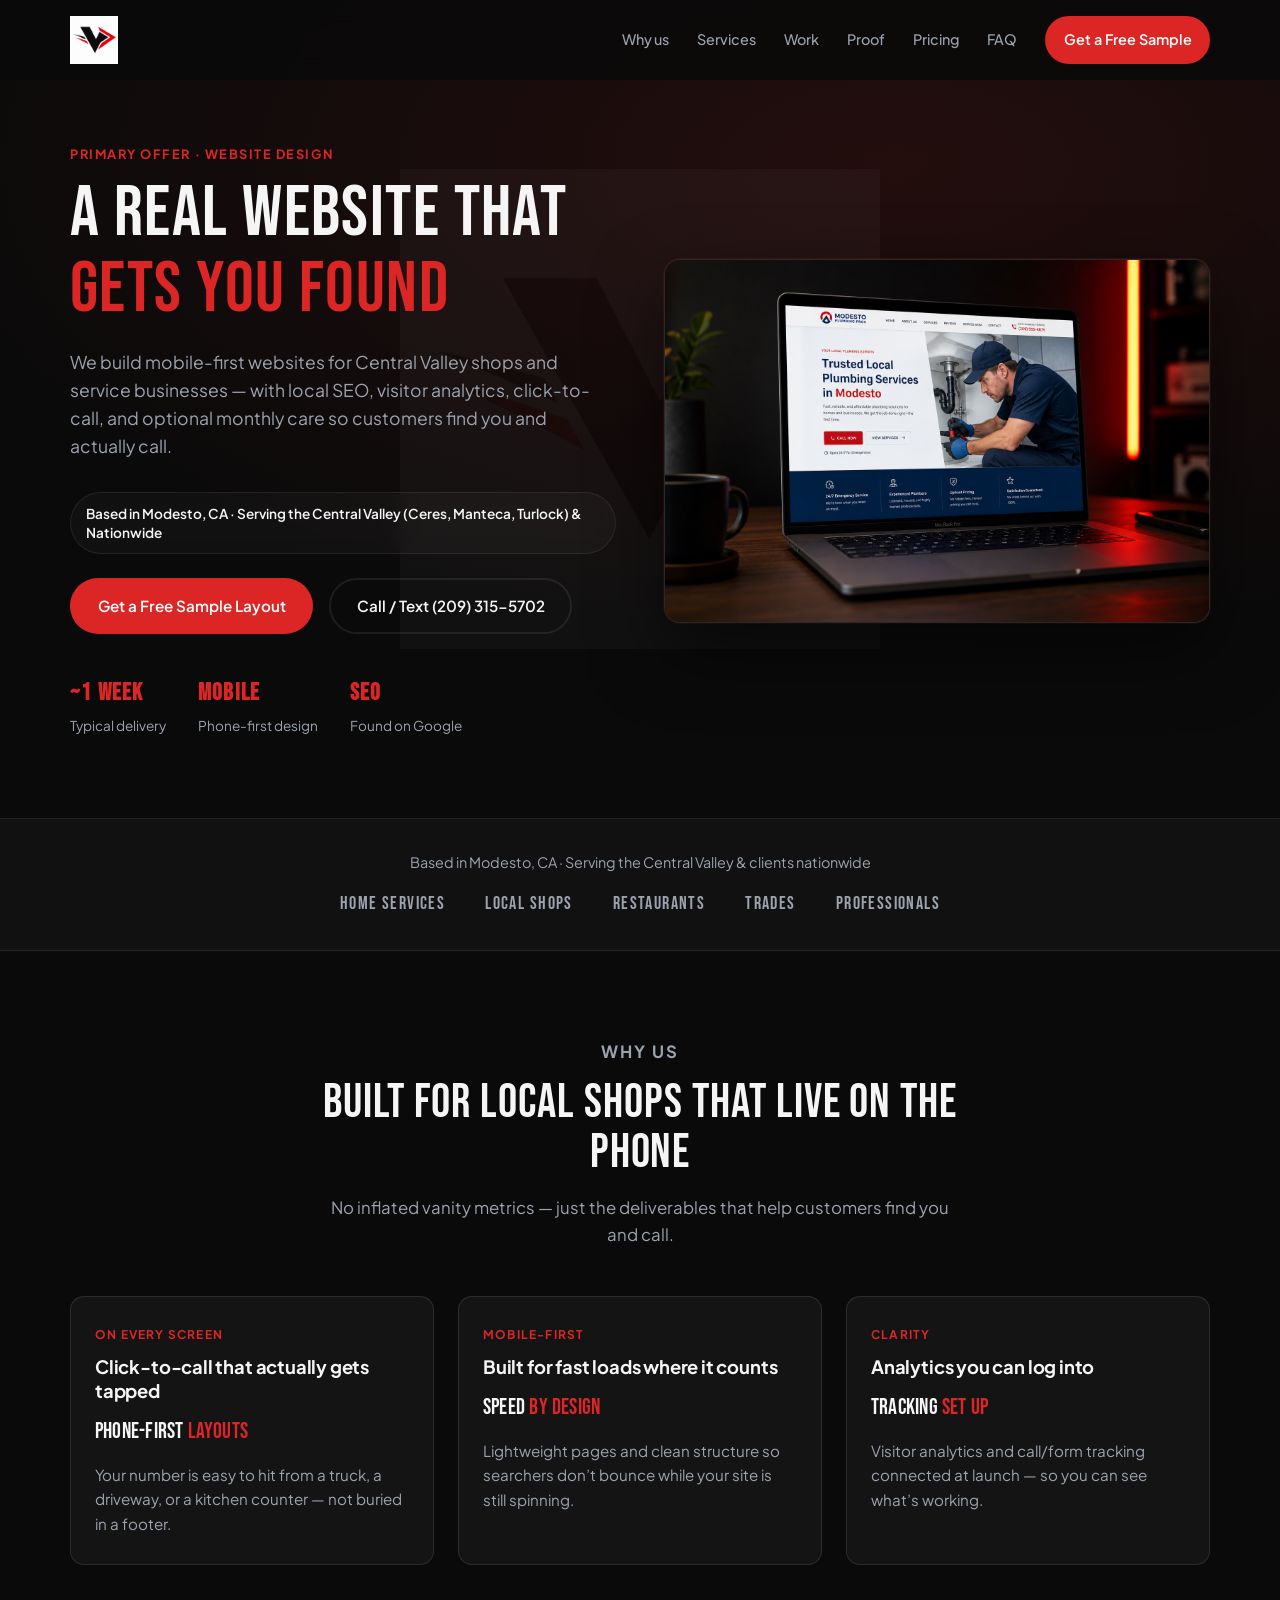
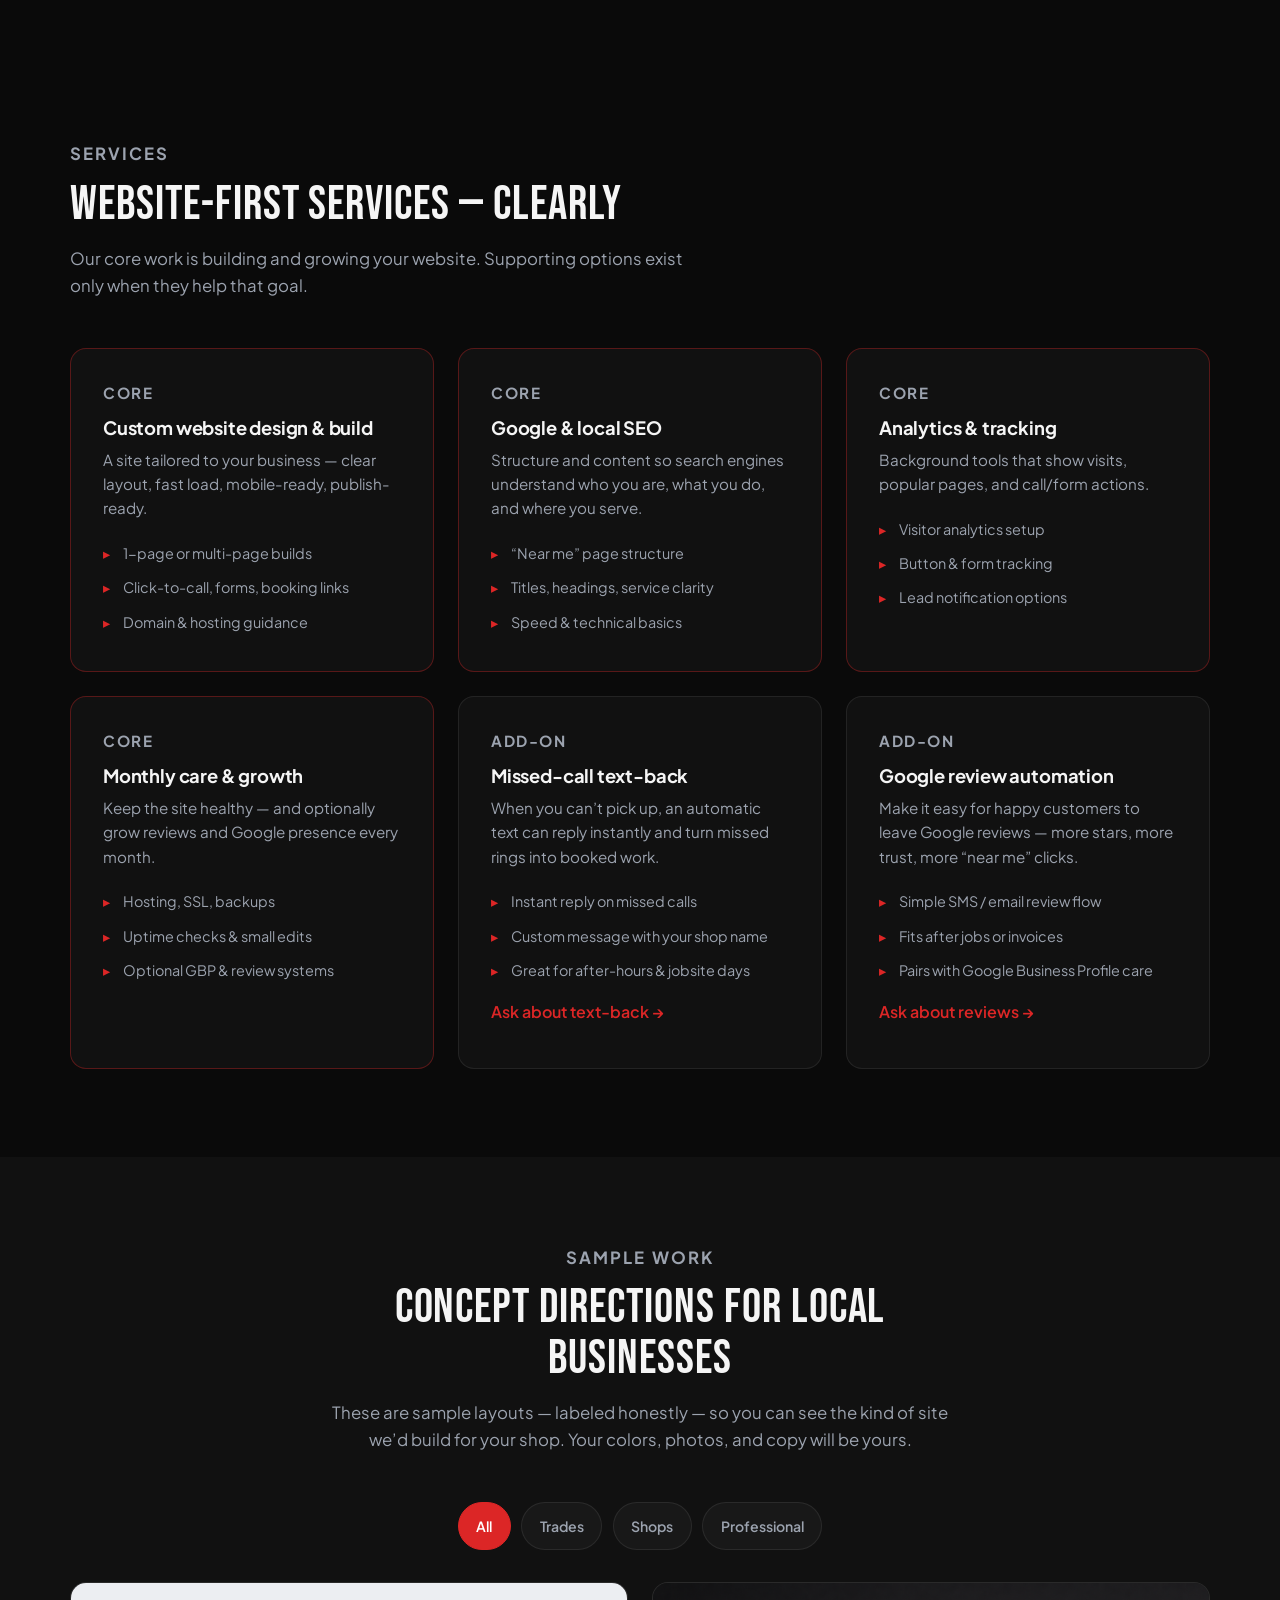
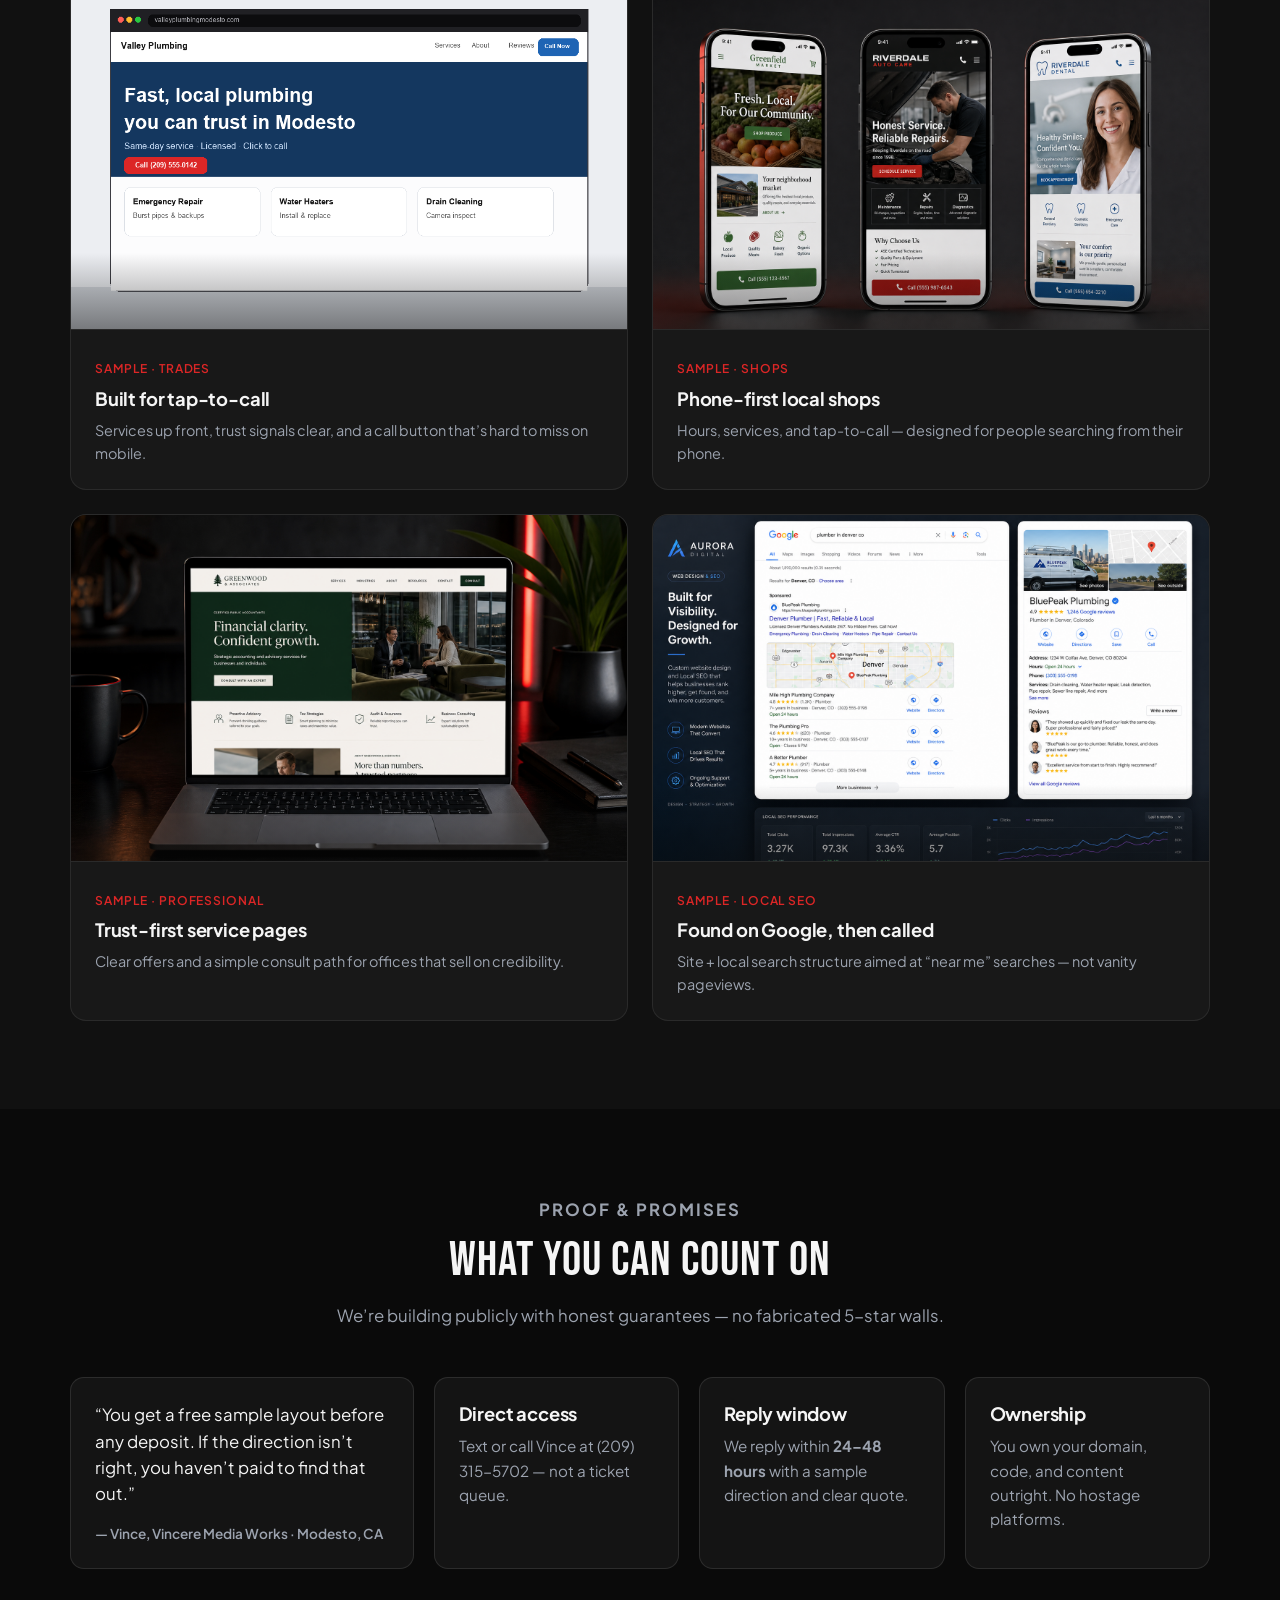
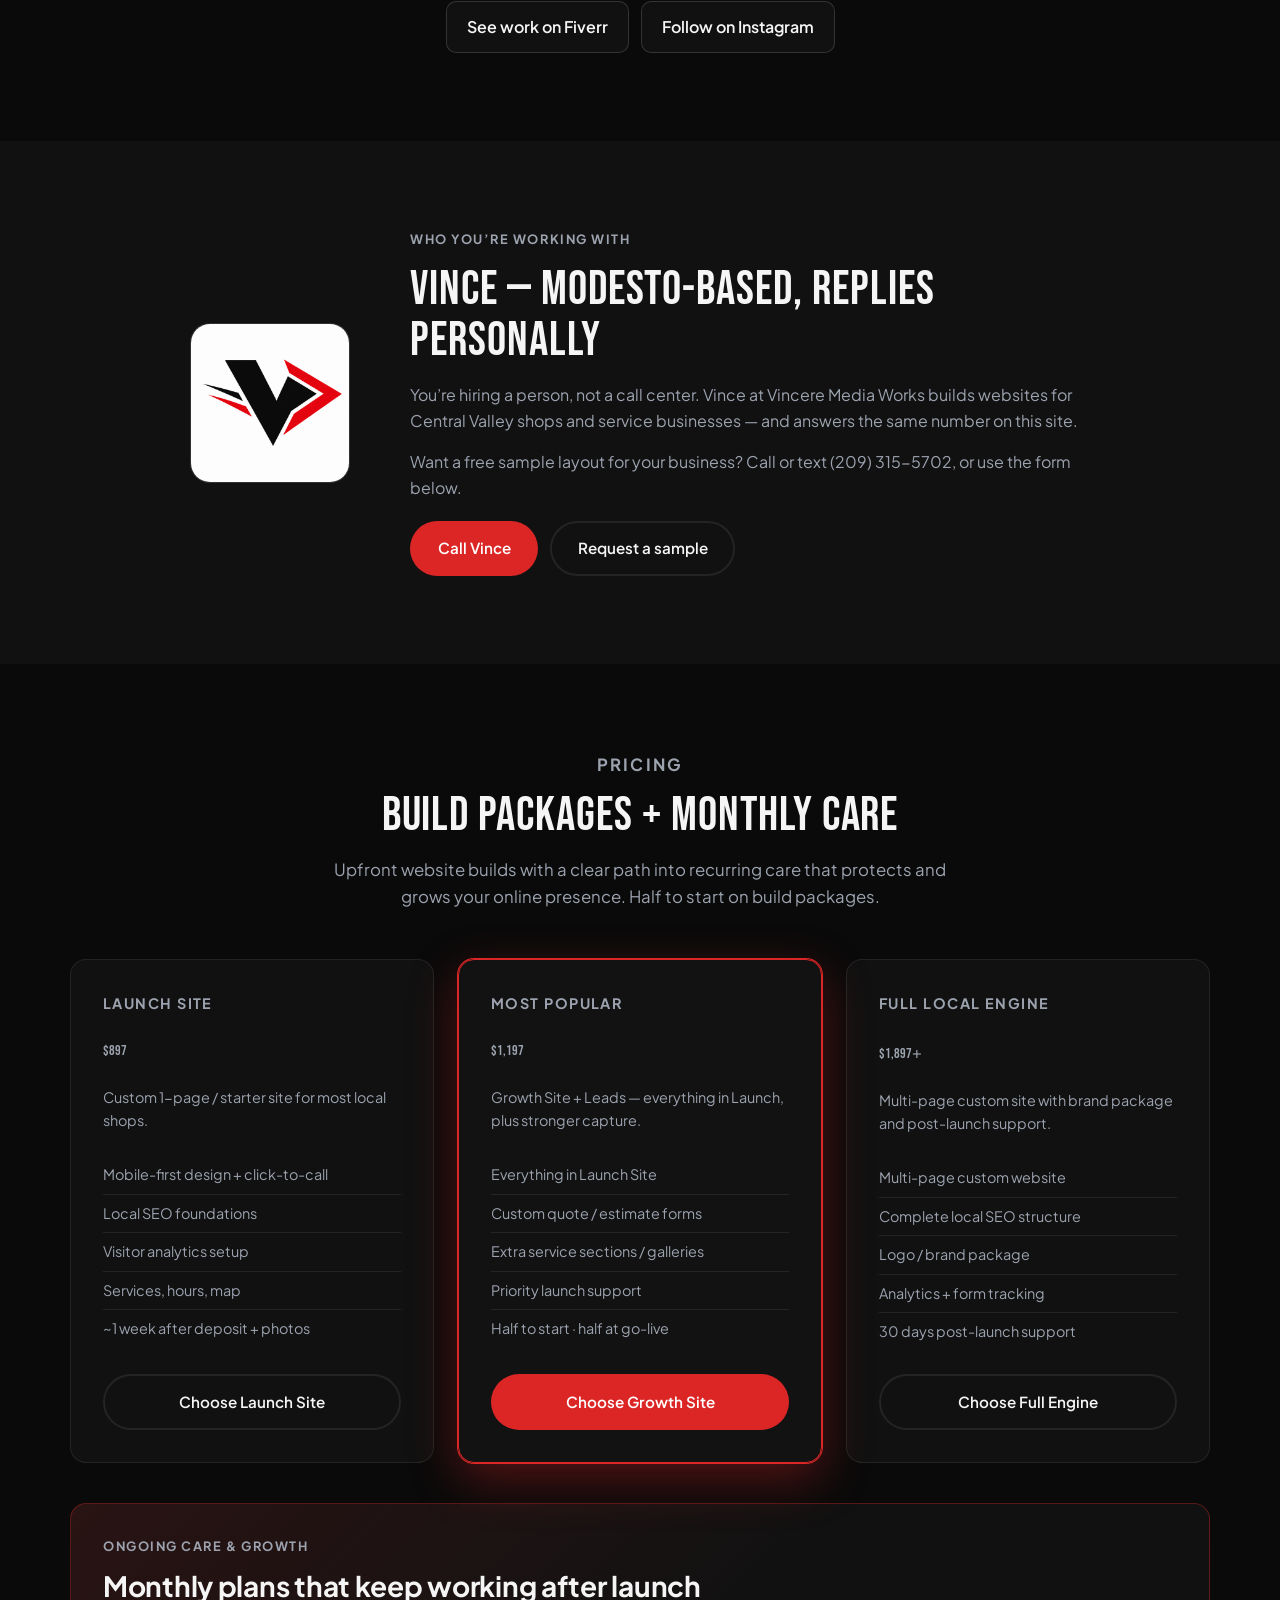
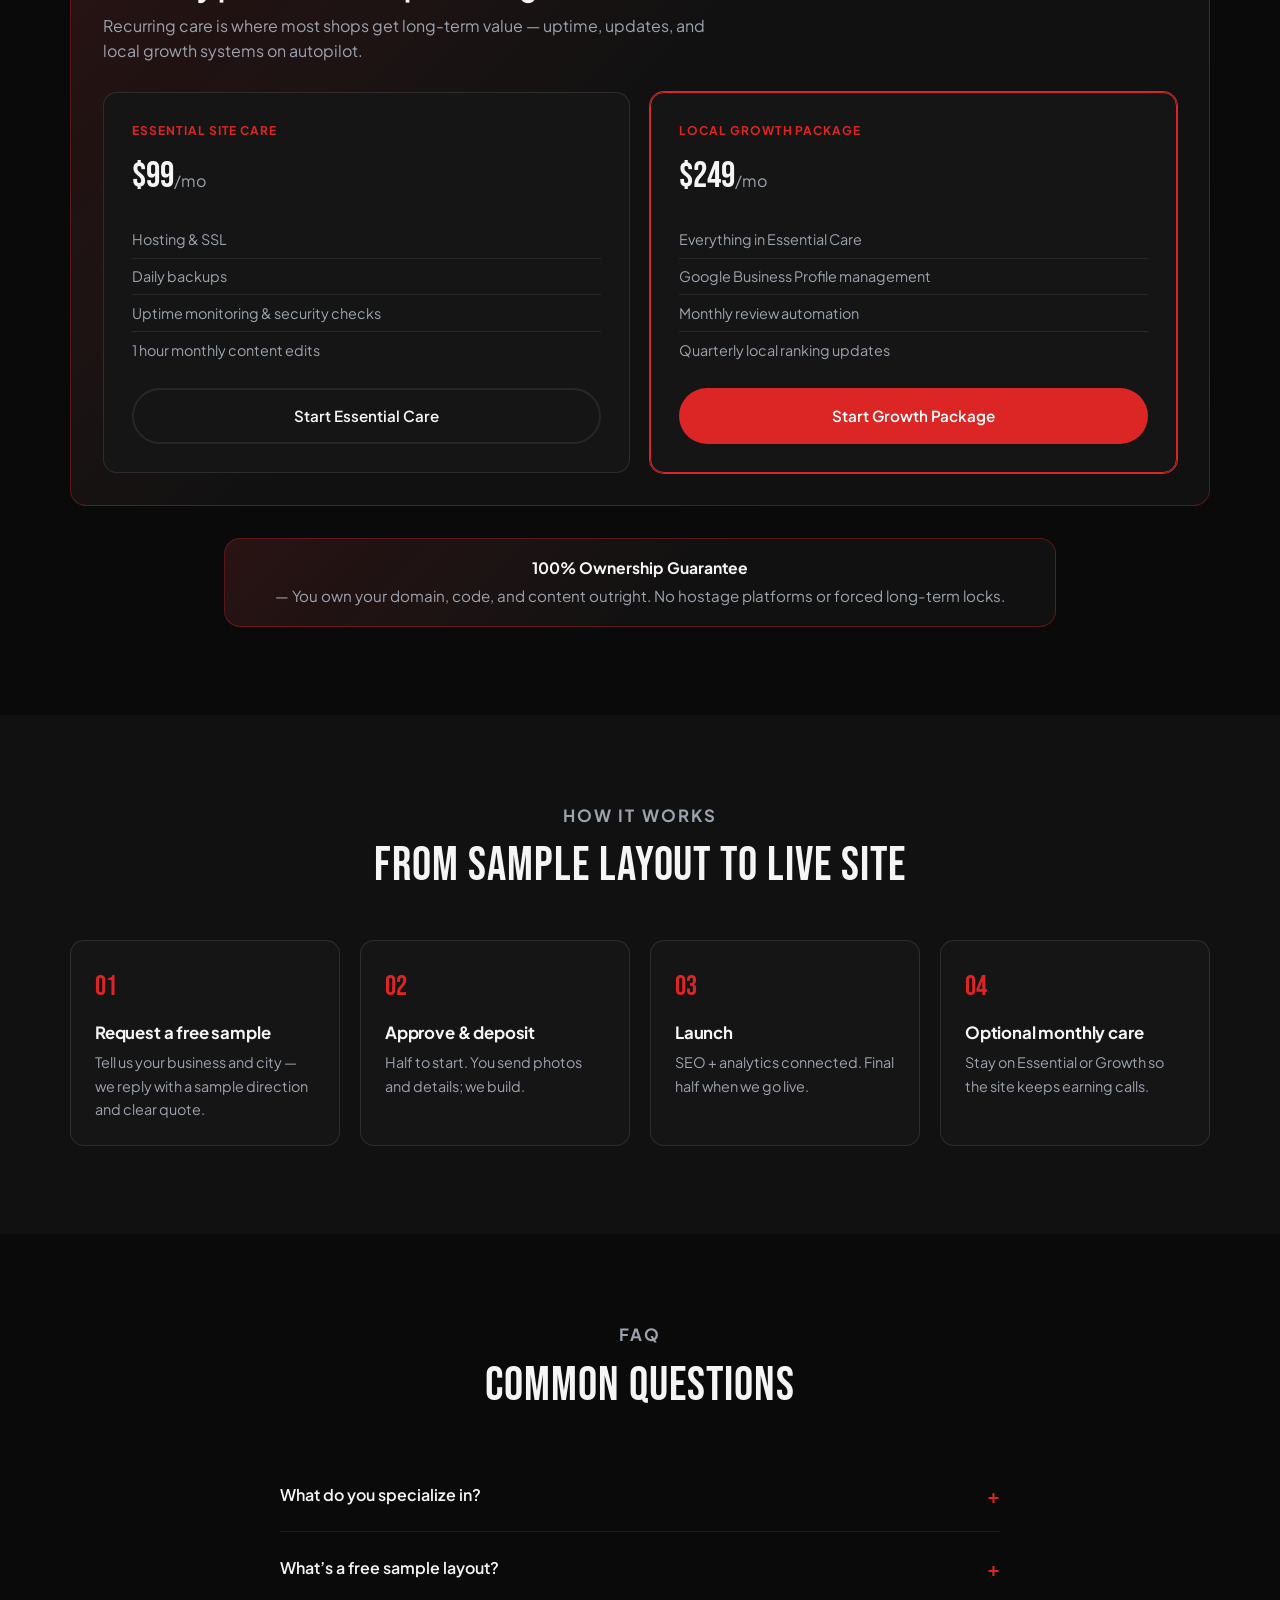
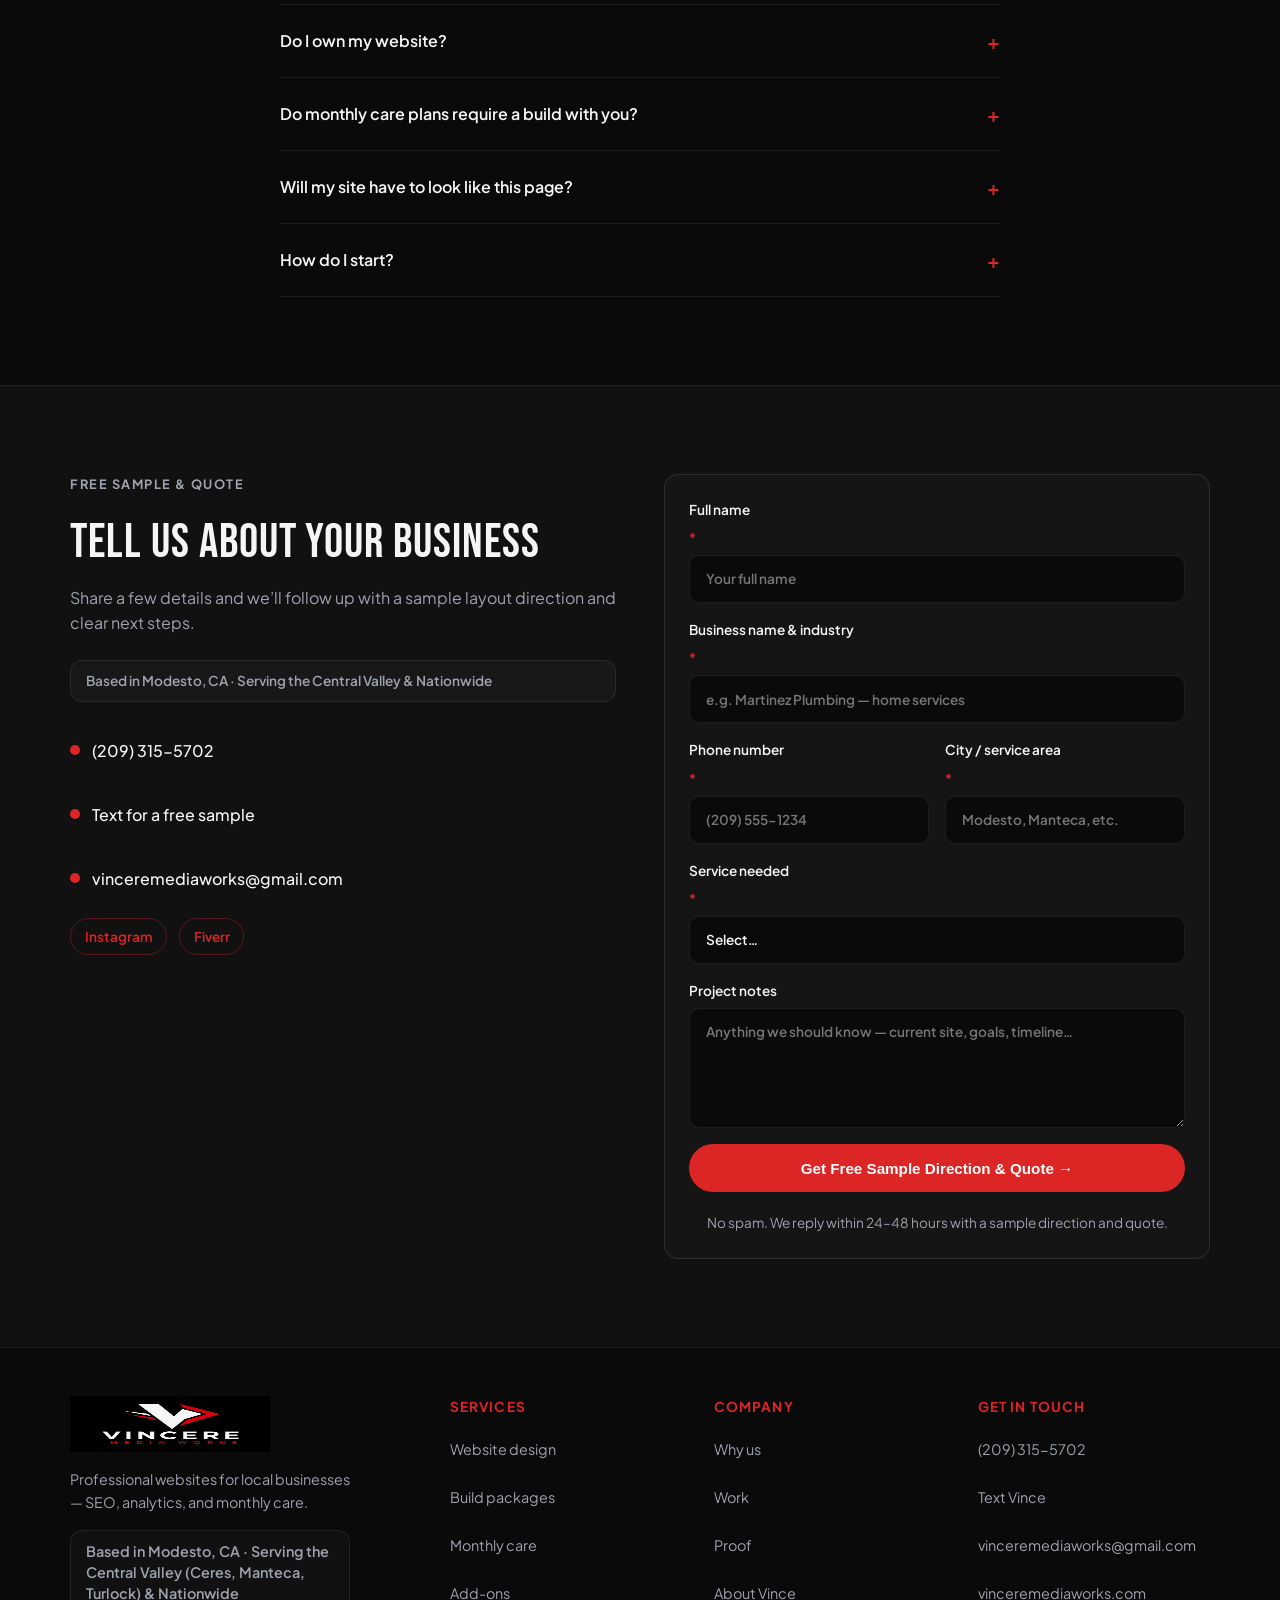
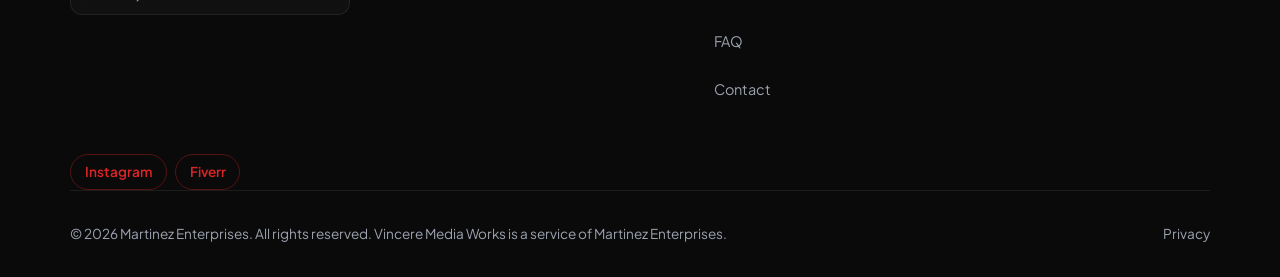
<file: index.html>
<!DOCTYPE html>
<html lang="en">
<head>
  <!-- build: agency-grade-20260723a -->
  <meta charset="UTF-8">
  <meta name="viewport" content="width=device-width, initial-scale=1.0">
  <meta name="description" content="Vincere Media Works builds professional websites for local businesses — mobile-first design, SEO, visitor analytics, click-to-call, and monthly site care. Launch from $897. Call (209) 315-5702.">
  <meta name="theme-color" content="#0a0a0a">
  <meta name="author" content="Vincere Media Works">
  <meta name="geo.region" content="US-CA">
  <meta name="geo.placename" content="Modesto, California">
  <link rel="icon" href="images/icon.png" type="image/png">
  <link rel="apple-touch-icon" href="images/icon.png">
  <link rel="canonical" href="https://vinceremediaworks.com/">
  <meta property="og:type" content="website">
  <meta property="og:site_name" content="Vincere Media Works">
  <meta property="og:title" content="Vincere Media Works — Websites That Get You Found">
  <meta property="og:description" content="Custom websites for local shops. SEO, analytics, missed-call text-back, and monthly care. Launch packages from $897. Based in Modesto, CA.">
  <meta property="og:url" content="https://vinceremediaworks.com/">
  <meta property="og:image" content="https://vinceremediaworks.com/images/og-image.png">
  <meta property="og:image:width" content="1200">
  <meta property="og:image:height" content="630">
  <meta name="twitter:card" content="summary_large_image">
  <meta name="twitter:title" content="Vincere Media Works — Website Design">
  <meta name="twitter:description" content="Websites that get local businesses found and called. SEO, analytics, and monthly care.">
  <meta name="twitter:image" content="https://vinceremediaworks.com/images/og-image.png">
  <title>Vincere Media Works — Website Design, SEO &amp; Local Growth</title>
  <link rel="preconnect" href="https://fonts.googleapis.com">
  <link rel="preconnect" href="https://fonts.gstatic.com" crossorigin>
  <link href="https://fonts.googleapis.com/css2?family=Bebas+Neue&family=Plus+Jakarta+Sans:wght@400;500;600;700&display=swap" rel="stylesheet">
  <link rel="stylesheet" href="css/style.css?v=20260723a">
  <script type="application/ld+json">
  {
    "@context": "https://schema.org",
    "@type": "LocalBusiness",
    "name": "Vincere Media Works",
    "url": "https://vinceremediaworks.com/",
    "logo": "https://vinceremediaworks.com/images/logo-light.png",
    "image": "https://vinceremediaworks.com/images/og-image.png",
    "description": "Professional website design for local businesses — custom sites, local SEO, visitor analytics, missed-call text-back, review automation, and monthly website care.",
    "email": "vinceremediaworks@gmail.com",
    "telephone": "+1-209-315-5702",
    "address": {
      "@type": "PostalAddress",
      "addressLocality": "Modesto",
      "addressRegion": "CA",
      "addressCountry": "US"
    },
    "areaServed": [
      {"@type": "City", "name": "Modesto"},
      {"@type": "City", "name": "Manteca"},
      {"@type": "City", "name": "Ceres"},
      {"@type": "City", "name": "Turlock"},
      {"@type": "AdministrativeArea", "name": "Central Valley, California"},
      "US"
    ],
    "priceRange": "$99–$2500",
    "slogan": "Websites that get you found.",
    "sameAs": [
      "https://www.fiverr.com/vinceremedia_",
      "https://instagram.com/vinceremediaworks"
    ],
    "hasOfferCatalog": {
      "@type": "OfferCatalog",
      "name": "Website services",
      "itemListElement": [
        {"@type": "Offer", "price": "897", "priceCurrency": "USD", "itemOffered": {"@type": "Service", "name": "Launch Site"}},
        {"@type": "Offer", "price": "1197", "priceCurrency": "USD", "itemOffered": {"@type": "Service", "name": "Growth Site + Leads"}},
        {"@type": "Offer", "price": "1897", "priceCurrency": "USD", "itemOffered": {"@type": "Service", "name": "Full Local Engine"}},
        {"@type": "Offer", "price": "99", "priceCurrency": "USD", "itemOffered": {"@type": "Service", "name": "Essential Site Care (monthly)"}},
        {"@type": "Offer", "price": "249", "priceCurrency": "USD", "itemOffered": {"@type": "Service", "name": "Local Growth Package (monthly)"}}
      ]
    }
  }
  </script>
</head>
<body>
  <a class="skip-link" href="#main">Skip to content</a>

  <header class="site-header" id="top">
    <nav class="nav container" aria-label="Primary">
      <a href="#top" class="logo" aria-label="Vincere Media Works home">
        <img src="images/icon.png" alt="Vincere Media Works" width="48" height="48">
      </a>
      <button type="button" class="nav-toggle" aria-label="Open menu" aria-expanded="false">
        <span></span><span></span>
      </button>
      <ul class="nav-links">
        <li><a href="#why-us">Why us</a></li>
        <li><a href="#services">Services</a></li>
        <li><a href="#work">Work</a></li>
        <li><a href="#proof">Proof</a></li>
        <li><a href="#pricing">Pricing</a></li>
        <li><a href="#faq">FAQ</a></li>
        <li id="nav-book" hidden><a href="#book">Book a call</a></li>
        <li><a href="#contact" class="nav-cta">Get a Free Sample</a></li>
      </ul>
    </nav>
  </header>

  <main id="main">
    <section class="hero" aria-labelledby="hero-heading">
      <div class="container hero-grid">
        <div class="hero-content">
          <p class="eyebrow">Primary offer · Website design</p>
          <h1 id="hero-heading">A real website that <span class="text-accent">gets you found</span></h1>
          <p class="hero-lead">We build mobile-first websites for Central Valley shops and service businesses — with local SEO, visitor analytics, click-to-call, and optional monthly care so customers find you and actually call.</p>
          <p class="local-badge">Based in Modesto, CA · Serving the Central Valley (Ceres, Manteca, Turlock) &amp; Nationwide</p>
          <div class="hero-actions">
            <a href="#contact" class="btn btn-primary tap-target">Get a Free Sample Layout</a>
            <a href="tel:+12093155702" class="btn btn-ghost tap-target">Call / Text (209) 315-5702</a>
          </div>
          <div class="hero-stats">
            <div class="stat"><strong>~1 week</strong><span>Typical delivery</span></div>
            <div class="stat"><strong>Mobile</strong><span>Phone-first design</span></div>
            <div class="stat"><strong>SEO</strong><span>Found on Google</span></div>
          </div>
        </div>
        <div class="hero-visual">
          <div class="hero-photo">
            <img
              src="images/portfolio/hero-website-mock.png"
              alt="Professional website mockup on a laptop for a local plumbing business"
              width="768"
              height="512"
              loading="eager"
              decoding="async"
            >
          </div>
        </div>
      </div>
    </section>

    <section class="trust-bar" aria-label="Service areas">
      <div class="container">
        <p>Based in Modesto, CA · Serving the Central Valley &amp; clients nationwide</p>
        <div class="trust-logos">
          <span>Home services</span>
          <span>Local shops</span>
          <span>Restaurants</span>
          <span>Trades</span>
          <span>Professionals</span>
        </div>
      </div>
    </section>

    <section class="section" id="why-us" aria-labelledby="why-heading">
      <div class="container">
        <div class="section-header center">
          <p class="eyebrow">Why us</p>
          <h2 id="why-heading">Built for local shops that live on the phone</h2>
          <p>No inflated vanity metrics — just the deliverables that help customers find you and call.</p>
        </div>
        <div class="impact-grid">
          <article class="glass-card impact-card">
            <p class="impact-label">On every screen</p>
            <h3>Click-to-call that actually gets tapped</h3>
            <p class="impact-stat">Phone-first <span>layouts</span></p>
            <p>Your number is easy to hit from a truck, a driveway, or a kitchen counter — not buried in a footer.</p>
          </article>
          <article class="glass-card impact-card">
            <p class="impact-label">Mobile-first</p>
            <h3>Built for fast loads where it counts</h3>
            <p class="impact-stat">Speed <span>by design</span></p>
            <p>Lightweight pages and clean structure so searchers don’t bounce while your site is still spinning.</p>
          </article>
          <article class="glass-card impact-card">
            <p class="impact-label">Clarity</p>
            <h3>Analytics you can log into</h3>
            <p class="impact-stat">Tracking <span>set up</span></p>
            <p>Visitor analytics and call/form tracking connected at launch — so you can see what’s working.</p>
          </article>
        </div>
      </div>
    </section>

    <section class="section" id="services" aria-labelledby="services-heading">
      <div class="container">
        <div class="section-header">
          <p class="eyebrow">Services</p>
          <h2 id="services-heading">Website-first services — clearly</h2>
          <p>Our core work is building and growing your website. Supporting options exist only when they help that goal.</p>
        </div>
        <div class="services-grid services-grid-core">
          <article class="glass-card service-card featured-service">
            <p class="service-kicker">Core</p>
            <h3>Custom website design &amp; build</h3>
            <p>A site tailored to your business — clear layout, fast load, mobile-ready, publish-ready.</p>
            <ul>
              <li>1-page or multi-page builds</li>
              <li>Click-to-call, forms, booking links</li>
              <li>Domain &amp; hosting guidance</li>
            </ul>
          </article>
          <article class="glass-card service-card featured-service">
            <p class="service-kicker">Core</p>
            <h3>Google &amp; local SEO</h3>
            <p>Structure and content so search engines understand who you are, what you do, and where you serve.</p>
            <ul>
              <li>“Near me” page structure</li>
              <li>Titles, headings, service clarity</li>
              <li>Speed &amp; technical basics</li>
            </ul>
          </article>
          <article class="glass-card service-card featured-service">
            <p class="service-kicker">Core</p>
            <h3>Analytics &amp; tracking</h3>
            <p>Background tools that show visits, popular pages, and call/form actions.</p>
            <ul>
              <li>Visitor analytics setup</li>
              <li>Button &amp; form tracking</li>
              <li>Lead notification options</li>
            </ul>
          </article>
          <article class="glass-card service-card featured-service">
            <p class="service-kicker">Core</p>
            <h3>Monthly care &amp; growth</h3>
            <p>Keep the site healthy — and optionally grow reviews and Google presence every month.</p>
            <ul>
              <li>Hosting, SSL, backups</li>
              <li>Uptime checks &amp; small edits</li>
              <li>Optional GBP &amp; review systems</li>
            </ul>
          </article>

          <article class="glass-card service-card">
            <p class="service-kicker">Add-on</p>
            <h3>Missed-call text-back</h3>
            <p>When you can’t pick up, an automatic text can reply instantly and turn missed rings into booked work.</p>
            <ul>
              <li>Instant reply on missed calls</li>
              <li>Custom message with your shop name</li>
              <li>Great for after-hours &amp; jobsite days</li>
            </ul>
            <a href="#contact" class="service-cta tap-target" data-service="Missed-call text-back add-on">Ask about text-back →</a>
          </article>
          <article class="glass-card service-card">
            <p class="service-kicker">Add-on</p>
            <h3>Google review automation</h3>
            <p>Make it easy for happy customers to leave Google reviews — more stars, more trust, more “near me” clicks.</p>
            <ul>
              <li>Simple SMS / email review flow</li>
              <li>Fits after jobs or invoices</li>
              <li>Pairs with Google Business Profile care</li>
            </ul>
            <a href="#contact" class="service-cta tap-target" data-service="Google review automation add-on">Ask about reviews →</a>
          </article>

        </div>
      </div>
    </section>

    <section class="section section-alt" id="work" aria-labelledby="work-heading">
      <div class="container">
        <div class="section-header center">
          <p class="eyebrow">Sample work</p>
          <h2 id="work-heading">Concept directions for local businesses</h2>
          <p>These are sample layouts — labeled honestly — so you can see the kind of site we’d build for your shop. Your colors, photos, and copy will be yours.</p>
        </div>

        <div class="work-filters" role="group" aria-label="Filter sample concepts">
          <button type="button" class="filter-btn is-active tap-target" data-filter="all" aria-pressed="true">All</button>
          <button type="button" class="filter-btn tap-target" data-filter="trades" aria-pressed="false">Trades</button>
          <button type="button" class="filter-btn tap-target" data-filter="shops" aria-pressed="false">Shops</button>
          <button type="button" class="filter-btn tap-target" data-filter="professional" aria-pressed="false">Professional</button>
        </div>

        <div class="work-grid work-grid-curated" id="work-grid">
          <article class="glass-card work-card" data-category="trades">
            <div class="work-thumb">
              <img src="images/portfolio/example-trades-website.png" alt="Sample trade business website concept on a laptop" loading="lazy" width="1536" height="1024" decoding="async">
            </div>
            <div class="work-body">
              <span class="work-label">Sample · Trades</span>
              <h3>Built for tap-to-call</h3>
              <p>Services up front, trust signals clear, and a call button that’s hard to miss on mobile.</p>
            </div>
          </article>
          <article class="glass-card work-card" data-category="shops">
            <div class="work-thumb">
              <img src="images/portfolio/example-mobile-sites.png" alt="Sample mobile-first local shop website concepts on phones" loading="lazy" width="1536" height="1024" decoding="async">
            </div>
            <div class="work-body">
              <span class="work-label">Sample · Shops</span>
              <h3>Phone-first local shops</h3>
              <p>Hours, services, and tap-to-call — designed for people searching from their phone.</p>
            </div>
          </article>
          <article class="glass-card work-card" data-category="professional">
            <div class="work-thumb">
              <img src="images/portfolio/example-professional-site.png" alt="Sample professional services website concept" loading="lazy" width="1536" height="1024" decoding="async">
            </div>
            <div class="work-body">
              <span class="work-label">Sample · Professional</span>
              <h3>Trust-first service pages</h3>
              <p>Clear offers and a simple consult path for offices that sell on credibility.</p>
            </div>
          </article>
          <article class="glass-card work-card" data-category="shops">
            <div class="work-thumb">
              <img src="images/portfolio/example-local-seo.png" alt="Sample local SEO and Google Business Profile concept" loading="lazy" width="1536" height="1024" decoding="async">
            </div>
            <div class="work-body">
              <span class="work-label">Sample · Local SEO</span>
              <h3>Found on Google, then called</h3>
              <p>Site + local search structure aimed at “near me” searches — not vanity pageviews.</p>
            </div>
          </article>
        </div>
      </div>
    </section>

    <section class="section" id="proof" aria-labelledby="proof-heading">
      <div class="container">
        <div class="section-header center">
          <p class="eyebrow">Proof &amp; promises</p>
          <h2 id="proof-heading">What you can count on</h2>
          <p>We’re building publicly with honest guarantees — no fabricated 5-star walls.</p>
        </div>
        <div class="proof-grid">
          <blockquote class="glass-card proof-card">
            <p>“You get a free sample layout before any deposit. If the direction isn’t right, you haven’t paid to find that out.”</p>
            <footer>— Vince, Vincere Media Works · Modesto, CA</footer>
          </blockquote>
          <article class="glass-card proof-card">
            <h3>Direct access</h3>
            <p>Text or call Vince at <a href="tel:+12093155702">(209) 315-5702</a> — not a ticket queue.</p>
          </article>
          <article class="glass-card proof-card">
            <h3>Reply window</h3>
            <p>We reply within <strong>24–48 hours</strong> with a sample direction and clear quote.</p>
          </article>
          <article class="glass-card proof-card">
            <h3>Ownership</h3>
            <p>You own your domain, code, and content outright. No hostage platforms.</p>
          </article>
        </div>
        <div class="social-proof-row">
          <a class="tap-target social-proof-link" href="https://www.fiverr.com/vinceremedia_" target="_blank" rel="noopener noreferrer">See work on Fiverr</a>
          <a class="tap-target social-proof-link" href="https://instagram.com/vinceremediaworks" target="_blank" rel="noopener noreferrer">Follow on Instagram</a>
        </div>
      </div>
    </section>

    <section class="section section-alt" id="founder" aria-labelledby="founder-heading">
      <div class="container founder-grid">
        <div class="founder-visual">
          <img src="images/icon.png" alt="Vince — Vincere Media Works" width="160" height="160">
        </div>
        <div class="founder-copy">
          <p class="eyebrow">Who you’re working with</p>
          <h2 id="founder-heading">Vince — Modesto-based, replies personally</h2>
          <p>You’re hiring a person, not a call center. Vince at Vincere Media Works builds websites for Central Valley shops and service businesses — and answers the same number on this site.</p>
          <p>Want a free sample layout for your business? Call or text <a href="tel:+12093155702">(209) 315-5702</a>, or use the form below.</p>
          <div class="founder-actions">
            <a href="tel:+12093155702" class="btn btn-primary tap-target">Call Vince</a>
            <a href="#contact" class="btn btn-ghost tap-target">Request a sample</a>
          </div>
        </div>
      </div>
    </section>

    <section class="section" id="pricing" aria-labelledby="pricing-heading">
      <div class="container">
        <div class="section-header center">
          <p class="eyebrow">Pricing</p>
          <h2 id="pricing-heading">Build packages + monthly care</h2>
          <p>Upfront website builds with a clear path into recurring care that protects and grows your online presence. Half to start on build packages.</p>
        </div>

        <div class="pricing-grid">
          <article class="glass-card price-card">
            <p class="price-badge">Launch Site</p>
            <p class="price-amount">$897</p>
            <p>Custom 1-page / starter site for most local shops.</p>
            <ul class="price-features">
              <li>Mobile-first design + click-to-call</li>
              <li>Local SEO foundations</li>
              <li>Visitor analytics setup</li>
              <li>Services, hours, map</li>
              <li>~1 week after deposit + photos</li>
            </ul>
            <a href="#contact" class="btn btn-ghost tap-target" data-service="Launch Site — $897">Choose Launch Site</a>
          </article>
          <article class="glass-card price-card featured">
            <p class="price-badge">Most popular</p>
            <p class="price-amount">$1,197</p>
            <p>Growth Site + Leads — everything in Launch, plus stronger capture.</p>
            <ul class="price-features">
              <li>Everything in Launch Site</li>
              <li>Custom quote / estimate forms</li>
              <li>Extra service sections / galleries</li>
              <li>Priority launch support</li>
              <li>Half to start · half at go-live</li>
            </ul>
            <a href="#contact" class="btn btn-primary tap-target" data-service="Growth Site + Leads — $1,197">Choose Growth Site</a>
          </article>
          <article class="glass-card price-card">
            <p class="price-badge">Full Local Engine</p>
            <p class="price-amount">$1,897<span>+</span></p>
            <p>Multi-page custom site with brand package and post-launch support.</p>
            <ul class="price-features">
              <li>Multi-page custom website</li>
              <li>Complete local SEO structure</li>
              <li>Logo / brand package</li>
              <li>Analytics + form tracking</li>
              <li>30 days post-launch support</li>
            </ul>
            <a href="#contact" class="btn btn-ghost tap-target" data-service="Full Local Engine — $1,897+">Choose Full Engine</a>
          </article>
        </div>

        <aside class="mrr-panel" aria-labelledby="mrr-heading">
          <div class="mrr-header">
            <p class="eyebrow">Ongoing care &amp; growth</p>
            <h3 id="mrr-heading">Monthly plans that keep working after launch</h3>
            <p>Recurring care is where most shops get long-term value — uptime, updates, and local growth systems on autopilot.</p>
          </div>
          <div class="mrr-grid">
            <article class="glass-card mrr-card">
              <p class="mrr-badge">Essential Site Care</p>
              <p class="mrr-price">$99<span>/mo</span></p>
              <ul>
                <li>Hosting &amp; SSL</li>
                <li>Daily backups</li>
                <li>Uptime monitoring &amp; security checks</li>
                <li>1 hour monthly content edits</li>
              </ul>
              <a href="#contact" class="btn btn-ghost tap-target" data-service="Essential Site Care — $99/mo">Start Essential Care</a>
            </article>
            <article class="glass-card mrr-card mrr-featured">
              <p class="mrr-badge">Local Growth Package</p>
              <p class="mrr-price">$249<span>/mo</span></p>
              <ul>
                <li>Everything in Essential Care</li>
                <li>Google Business Profile management</li>
                <li>Monthly review automation</li>
                <li>Quarterly local ranking updates</li>
              </ul>
              <a href="#contact" class="btn btn-primary tap-target" data-service="Local Growth Package — $249/mo">Start Growth Package</a>
            </article>
          </div>
        </aside>

        <p class="ownership-badge" role="note">
          <strong>100% Ownership Guarantee</strong> — You own your domain, code, and content outright. No hostage platforms or forced long-term locks.
        </p>
      </div>
    </section>

    <section class="section section-alt" id="process" aria-labelledby="process-heading">
      <div class="container">
        <div class="section-header center">
          <p class="eyebrow">How it works</p>
          <h2 id="process-heading">From sample layout to live site</h2>
        </div>
        <ol class="process-grid">
          <li class="glass-card process-step">
            <span class="process-num">01</span>
            <h3>Request a free sample</h3>
            <p>Tell us your business and city — we reply with a sample direction and clear quote.</p>
          </li>
          <li class="glass-card process-step">
            <span class="process-num">02</span>
            <h3>Approve &amp; deposit</h3>
            <p>Half to start. You send photos and details; we build.</p>
          </li>
          <li class="glass-card process-step">
            <span class="process-num">03</span>
            <h3>Launch</h3>
            <p>SEO + analytics connected. Final half when we go live.</p>
          </li>
          <li class="glass-card process-step">
            <span class="process-num">04</span>
            <h3>Optional monthly care</h3>
            <p>Stay on Essential or Growth so the site keeps earning calls.</p>
          </li>
        </ol>
      </div>
    </section>

    <section class="section" id="faq" aria-labelledby="faq-heading">
      <div class="container">
        <div class="section-header center">
          <p class="eyebrow">FAQ</p>
          <h2 id="faq-heading">Common questions</h2>
        </div>
        <div class="faq-list">
          <details class="faq-item">
            <summary>What do you specialize in?</summary>
            <p>Website design and build for local businesses — plus local SEO, visitor analytics, and monthly care. Logo work is available as an add-on for the site.</p>
          </details>
          <details class="faq-item">
            <summary>What’s a free sample layout?</summary>
            <p>A quick visual direction of how your site could look for your business type — so you can decide before you pay a deposit.</p>
          </details>
          <details class="faq-item">
            <summary>Do I own my website?</summary>
            <p>Yes. You own your domain, code, and content outright. No hostage platforms or forced long-term locks.</p>
          </details>
          <details class="faq-item">
            <summary>Do monthly care plans require a build with you?</summary>
            <p>They’re designed for sites we launch. If you have an existing site, ask us — we may still be able to take over care after a short audit.</p>
          </details>
          <details class="faq-item">
            <summary>Will my site have to look like this page?</summary>
            <p>No. This page uses our company brand. Your website is designed for your business — colors, layout, and tone matched to you.</p>
          </details>
          <details class="faq-item">
            <summary>How do I start?</summary>
            <p>Use the form below, or call/text <a href="tel:+12093155702">(209) 315-5702</a>. We reply within 24–48 hours.</p>
          </details>
        </div>
      </div>
    </section>

    <section class="section contact-section" id="contact" aria-labelledby="contact-heading">
      <div class="container contact-grid">
        <div class="contact-info">
          <p class="eyebrow">Free sample &amp; quote</p>
          <h2 id="contact-heading">Tell us about your business</h2>
          <p>Share a few details and we’ll follow up with a sample layout direction and clear next steps.</p>
          <p class="local-badge local-badge-inline">Based in Modesto, CA · Serving the Central Valley &amp; Nationwide</p>
          <div class="contact-detail">
            <span class="contact-icon" aria-hidden="true"></span>
            <a class="tap-target" href="tel:+12093155702">(209) 315-5702</a>
          </div>
          <div class="contact-detail">
            <span class="contact-icon" aria-hidden="true"></span>
            <a class="tap-target" id="contact-sms" href="sms:+12093155702?body=Hi%20Vince%20%E2%80%94%20I%27d%20like%20a%20free%20sample%20layout.">Text for a free sample</a>
          </div>
          <div class="contact-detail">
            <span class="contact-icon" aria-hidden="true"></span>
            <a class="tap-target" id="contact-email" href="mailto:vinceremediaworks@gmail.com">vinceremediaworks@gmail.com</a>
          </div>
          <div id="contact-social" hidden aria-label="Social links"></div>
          <div id="payment-links" hidden aria-label="Payment options"></div>
        </div>

        <form
          class="glass-card contact-form"
          id="lead-form"
          action="https://formsubmit.co/vinceremediaworks@gmail.com"
          method="POST"
          novalidate
        >
          <input type="hidden" name="_subject" id="form-subject" value="Website inquiry — Vincere Media Works">
          <input type="hidden" name="_next" value="request-received.html">
          <input type="hidden" name="_captcha" value="false">
          <input type="hidden" name="_template" value="table">
          <input type="text" name="_honey" tabindex="-1" autocomplete="off" class="honey" aria-hidden="true">

          <label for="full-name">
            Full name <span class="req" aria-hidden="true">*</span>
            <input id="full-name" type="text" name="full_name" required autocomplete="name" placeholder="Your full name" aria-required="true">
          </label>

          <label for="business-industry">
            Business name &amp; industry <span class="req" aria-hidden="true">*</span>
            <input id="business-industry" type="text" name="business_industry" required placeholder="e.g. Martinez Plumbing — home services" aria-required="true">
          </label>

          <div class="form-row">
            <label for="phone">
              Phone number <span class="req" aria-hidden="true">*</span>
              <input id="phone" type="tel" name="phone" required autocomplete="tel" inputmode="tel" placeholder="(209) 555-1234" aria-required="true">
            </label>
            <label for="city-area">
              City / service area <span class="req" aria-hidden="true">*</span>
              <input id="city-area" type="text" name="city_service_area" required placeholder="Modesto, Manteca, etc." aria-required="true">
            </label>
          </div>

          <label for="service-select">
            Service needed <span class="req" aria-hidden="true">*</span>
            <select id="service-select" name="service_needed" required aria-required="true">
              <option value="">Select…</option>
              <option>New Website Build</option>
              <option>Website Rebuild</option>
              <option>Google &amp; Local SEO</option>
              <option>Monthly Care Plan</option>
              <option>Launch Site — $897</option>
              <option>Growth Site + Leads — $1,197</option>
              <option>Full Local Engine — $1,897+</option>
              <option>Essential Site Care — $99/mo</option>
              <option>Local Growth Package — $249/mo</option>
              <option>Missed-call text-back add-on</option>
              <option>Google review automation add-on</option>
            </select>
          </label>

          <label for="project-description">
            Project notes
            <textarea id="project-description" name="project_description" rows="4" placeholder="Anything we should know — current site, goals, timeline…"></textarea>
          </label>

          <button type="submit" class="btn btn-primary tap-target">Get Free Sample Direction &amp; Quote →</button>
          <p class="form-note">No spam. We reply within 24–48 hours with a sample direction and quote.</p>
        </form>
      </div>
    </section>

    <section class="section" id="book" hidden>
      <div class="container">
        <div class="section-header center">
          <p class="eyebrow">Schedule</p>
          <h2>Book a discovery call</h2>
        </div>
        <div id="calendly-embed"></div>
      </div>
    </section>
  </main>

  <footer class="site-footer">
    <div class="container">
      <div class="footer-grid">
        <div class="footer-brand">
          <img src="images/logo-dark-bg.png" alt="Vincere Media Works" width="200" height="112">
          <p>Professional websites for local businesses — SEO, analytics, and monthly care.</p>
          <p class="local-badge local-badge-footer">Based in Modesto, CA · Serving the Central Valley (Ceres, Manteca, Turlock) &amp; Nationwide</p>
        </div>
        <div class="footer-col">
          <h4>Services</h4>
          <a class="tap-target" href="#services">Website design</a>
          <a class="tap-target" href="#pricing">Build packages</a>
          <a class="tap-target" href="#pricing">Monthly care</a>
          <a class="tap-target" href="#services">Add-ons</a>
        </div>
        <div class="footer-col">
          <h4>Company</h4>
          <a class="tap-target" href="#why-us">Why us</a>
          <a class="tap-target" href="#work">Work</a>
          <a class="tap-target" href="#proof">Proof</a>
          <a class="tap-target" href="#founder">About Vince</a>
          <a class="tap-target" href="#faq">FAQ</a>
          <a class="tap-target" href="#contact">Contact</a>
        </div>
        <div class="footer-col">
          <h4>Get in touch</h4>
          <a class="tap-target" href="tel:+12093155702">(209) 315-5702</a>
          <a class="tap-target" id="footer-sms" href="sms:+12093155702">Text Vince</a>
          <a class="tap-target" id="footer-email" href="mailto:vinceremediaworks@gmail.com">vinceremediaworks@gmail.com</a>
          <a class="tap-target" href="https://vinceremediaworks.com/">vinceremediaworks.com</a>
        </div>
      </div>
      <div id="footer-social" hidden aria-label="Social links"></div>
      <div class="footer-bottom">
        <p>&copy; 2026 Martinez Enterprises. All rights reserved. Vincere Media Works is a service of Martinez Enterprises.</p>
        <a href="privacy.html">Privacy</a>
      </div>
    </div>
  </footer>

  <div class="sticky-cta" role="region" aria-label="Quick contact">
    <a href="tel:+12093155702" class="sticky-cta-call tap-target">Call Now</a>
    <a href="sms:+12093155702?body=Hi%20Vince%20%E2%80%94%20I%27d%20like%20a%20free%20sample%20layout." class="sticky-cta-text tap-target">Text Vince</a>
  </div>

  <script src="js/site-config.js?v=20260723a"></script>
  <script src="js/analytics.js?v=20260723a"></script>
  <script src="js/integrations.js?v=20260723a"></script>
  <script src="js/main.js?v=20260723a"></script>
</body>
</html>
</file>
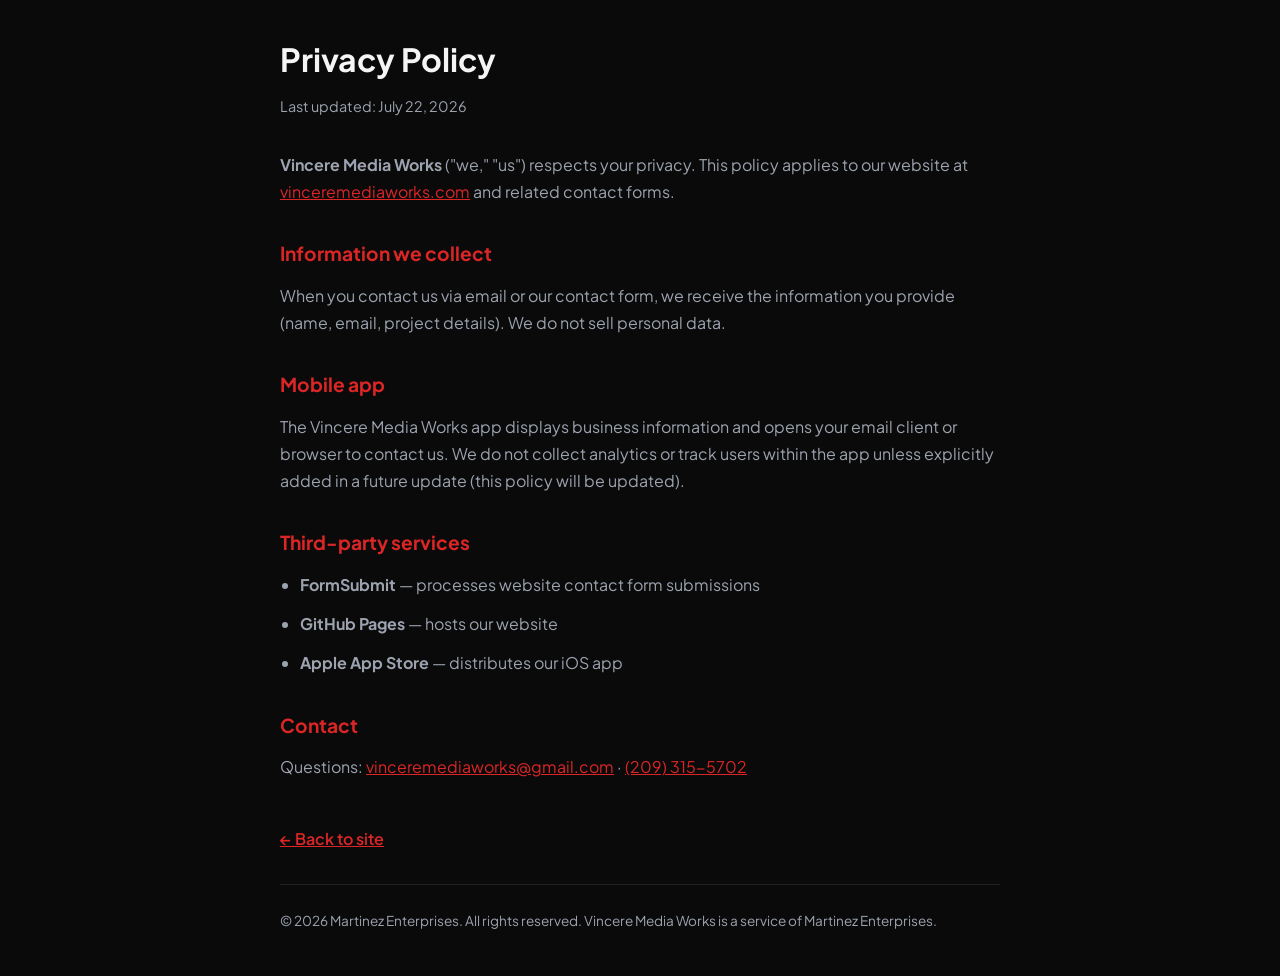
<file: privacy.html>
<!DOCTYPE html>
<html lang="en">
<head>
  <meta charset="UTF-8">
  <meta name="viewport" content="width=device-width, initial-scale=1.0">
  <title>Privacy Policy — Vincere Media Works</title>
  <link rel="icon" href="images/icon.png" type="image/png">
  <link rel="preconnect" href="https://fonts.googleapis.com">
  <link rel="preconnect" href="https://fonts.gstatic.com" crossorigin>
  <link href="https://fonts.googleapis.com/css2?family=Plus+Jakarta+Sans:wght@400;600;700&display=swap" rel="stylesheet">
  <style>
    :root { --bg: #0a0a0a; --text: #f5f5f5; --muted: #9ca3af; --red: #dc2626; }
    * { box-sizing: border-box; margin: 0; padding: 0; }
    body { font-family: 'Plus Jakarta Sans', system-ui, sans-serif; background: var(--bg); color: var(--text); line-height: 1.7; padding: 2rem 1.25rem 0; min-height: 100vh; display: flex; flex-direction: column; }
    .wrap { max-width: 720px; margin: 0 auto; width: 100%; flex: 1; padding-bottom: 2rem; }
    a { color: var(--red); }
    h1 { font-size: 2rem; margin-bottom: 0.5rem; }
    .updated { color: var(--muted); font-size: 0.9rem; margin-bottom: 2rem; }
    h2 { font-size: 1.2rem; margin: 2rem 0 0.75rem; color: var(--red); }
    p, li { color: var(--muted); margin-bottom: 0.75rem; }
    ul { padding-left: 1.25rem; margin-bottom: 1rem; }
    .back { display: inline-block; margin-top: 2rem; font-weight: 600; }
    .legal-footer { max-width: 720px; margin: 0 auto; width: 100%; padding: 1.5rem 0 2rem; border-top: 1px solid #222; font-size: 0.85rem; color: var(--muted); }
  </style>
</head>
<body>
  <div class="wrap">
    <h1>Privacy Policy</h1>
    <p class="updated">Last updated: July 22, 2026</p>
    <p><strong>Vincere Media Works</strong> ("we," "us") respects your privacy. This policy applies to our website at <a href="https://vinceremediaworks.com/">vinceremediaworks.com</a> and related contact forms.</p>

    <h2>Information we collect</h2>
    <p>When you contact us via email or our contact form, we receive the information you provide (name, email, project details). We do not sell personal data.</p>

    <h2>Mobile app</h2>
    <p>The Vincere Media Works app displays business information and opens your email client or browser to contact us. We do not collect analytics or track users within the app unless explicitly added in a future update (this policy will be updated).</p>

    <h2>Third-party services</h2>
    <ul>
      <li><strong>FormSubmit</strong> — processes website contact form submissions</li>
      <li><strong>GitHub Pages</strong> — hosts our website</li>
      <li><strong>Apple App Store</strong> — distributes our iOS app</li>
    </ul>

    <h2>Contact</h2>
    <p>Questions: <a href="mailto:vinceremediaworks@gmail.com">vinceremediaworks@gmail.com</a> · <a href="tel:+12093155702">(209) 315-5702</a></p>

    <a class="back" href="index.html">← Back to site</a>
  </div>
  <footer class="legal-footer" role="contentinfo">
    <p>&copy; 2026 Martinez Enterprises. All rights reserved. Vincere Media Works is a service of Martinez Enterprises.</p>
  </footer>
</body>
</html>
</file>
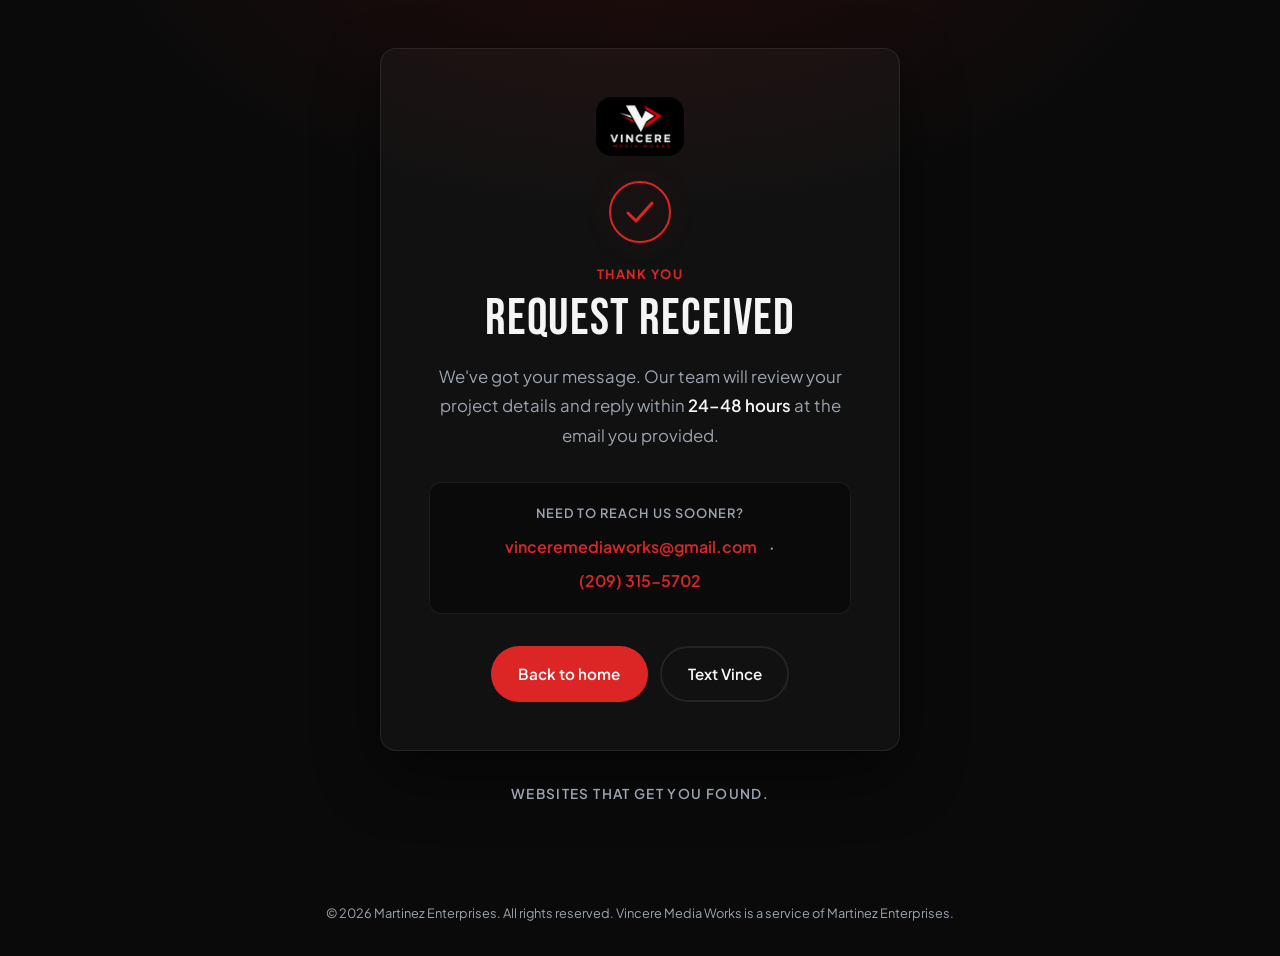
<file: request-received.html>
<!DOCTYPE html>
<html lang="en">
<head>
  <meta charset="UTF-8">
  <meta name="viewport" content="width=device-width, initial-scale=1.0">
  <meta name="robots" content="noindex">
  <meta name="theme-color" content="#0a0a0a">
  <title>Request Received — Vincere Media Works</title>
  <link rel="icon" href="images/icon.png" type="image/png">
  <link rel="apple-touch-icon" href="images/icon.png">
  <link rel="preconnect" href="https://fonts.googleapis.com">
  <link rel="preconnect" href="https://fonts.gstatic.com" crossorigin>
  <link href="https://fonts.googleapis.com/css2?family=Bebas+Neue&family=Plus+Jakarta+Sans:wght@400;500;600;700&display=swap" rel="stylesheet">
  <link rel="stylesheet" href="css/style.css">
</head>
<body class="confirmation-page">
  <a class="skip-link" href="#main">Skip to content</a>

  <main id="main" class="confirmation">
    <div class="confirmation-card">
      <img class="confirmation-logo" src="images/logo-dark-bg.png" alt="Vincere Media Works" width="120" height="120">

      <div class="confirmation-icon" aria-hidden="true">
        <svg viewBox="0 0 64 64" fill="none" xmlns="http://www.w3.org/2000/svg">
          <circle cx="32" cy="32" r="30" stroke="currentColor" stroke-width="2"/>
          <path d="M20 33l8 8 16-18" stroke="currentColor" stroke-width="3" stroke-linecap="round" stroke-linejoin="round"/>
        </svg>
      </div>

      <p class="eyebrow confirmation-eyebrow">Thank you</p>
      <h1>Request Received</h1>
      <p class="confirmation-lead">We've got your message. Our team will review your project details and reply within <strong>24–48 hours</strong> at the email you provided.</p>

      <div class="confirmation-contact">
        <p class="confirmation-contact-label">Need to reach us sooner?</p>
        <div class="confirmation-contact-links">
          <a href="mailto:vinceremediaworks@gmail.com">vinceremediaworks@gmail.com</a>
          <span class="confirmation-divider" aria-hidden="true">·</span>
          <a href="tel:+12093155702">(209) 315-5702</a>
        </div>
      </div>

      <div class="confirmation-actions">
        <a href="index.html" class="btn btn-primary">Back to home</a>
        <a href="sms:+12093155702?body=Hi%20Vince%20%E2%80%94%20following%20up%20on%20my%20website%20request." class="btn btn-ghost">Text Vince</a>
      </div>
    </div>

    <p class="confirmation-tagline">Websites that get you found.</p>
  </main>

  <footer class="legal-footer" role="contentinfo">
    <p>&copy; 2026 Martinez Enterprises. All rights reserved. Vincere Media Works is a service of Martinez Enterprises.</p>
  </footer>
</body>
</html>
</file>
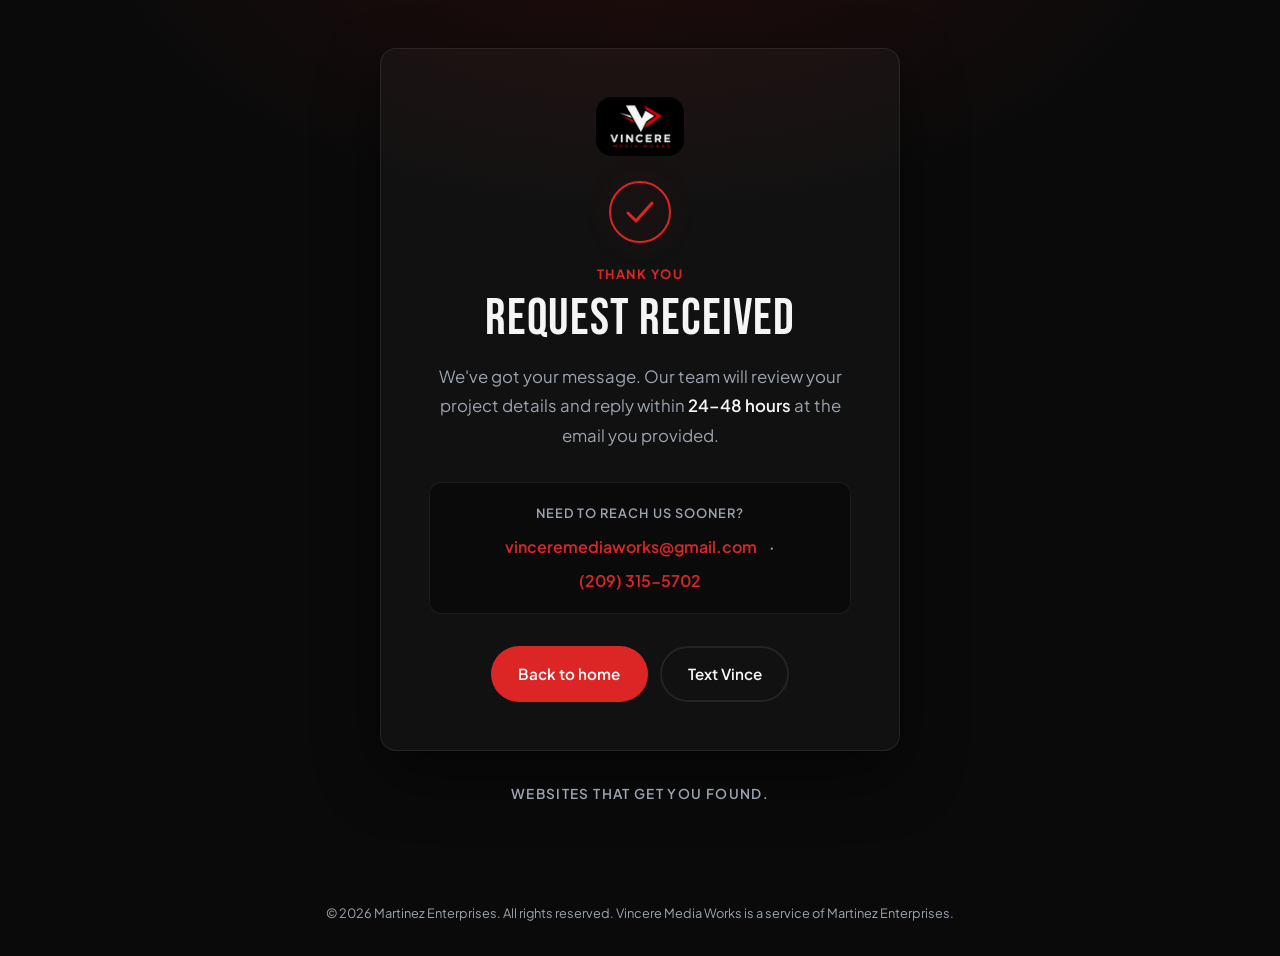
<file: thanks.html>
<!DOCTYPE html>
<html lang="en">
<head>
  <meta charset="UTF-8">
  <meta name="viewport" content="width=device-width, initial-scale=1.0">
  <meta name="robots" content="noindex">
  <meta http-equiv="refresh" content="0;url=request-received.html">
  <title>Redirecting… — Vincere Media Works</title>
  <link rel="icon" href="images/icon.png" type="image/png">
  <script>location.replace('request-received.html');</script>
</head>
<body>
  <p>If you are not redirected, <a href="request-received.html">click here</a>.</p>
  <footer role="contentinfo">
    <p>&copy; 2026 Martinez Enterprises. All rights reserved. Vincere Media Works is a service of Martinez Enterprises.</p>
  </footer>
</body>
</html>
</file>
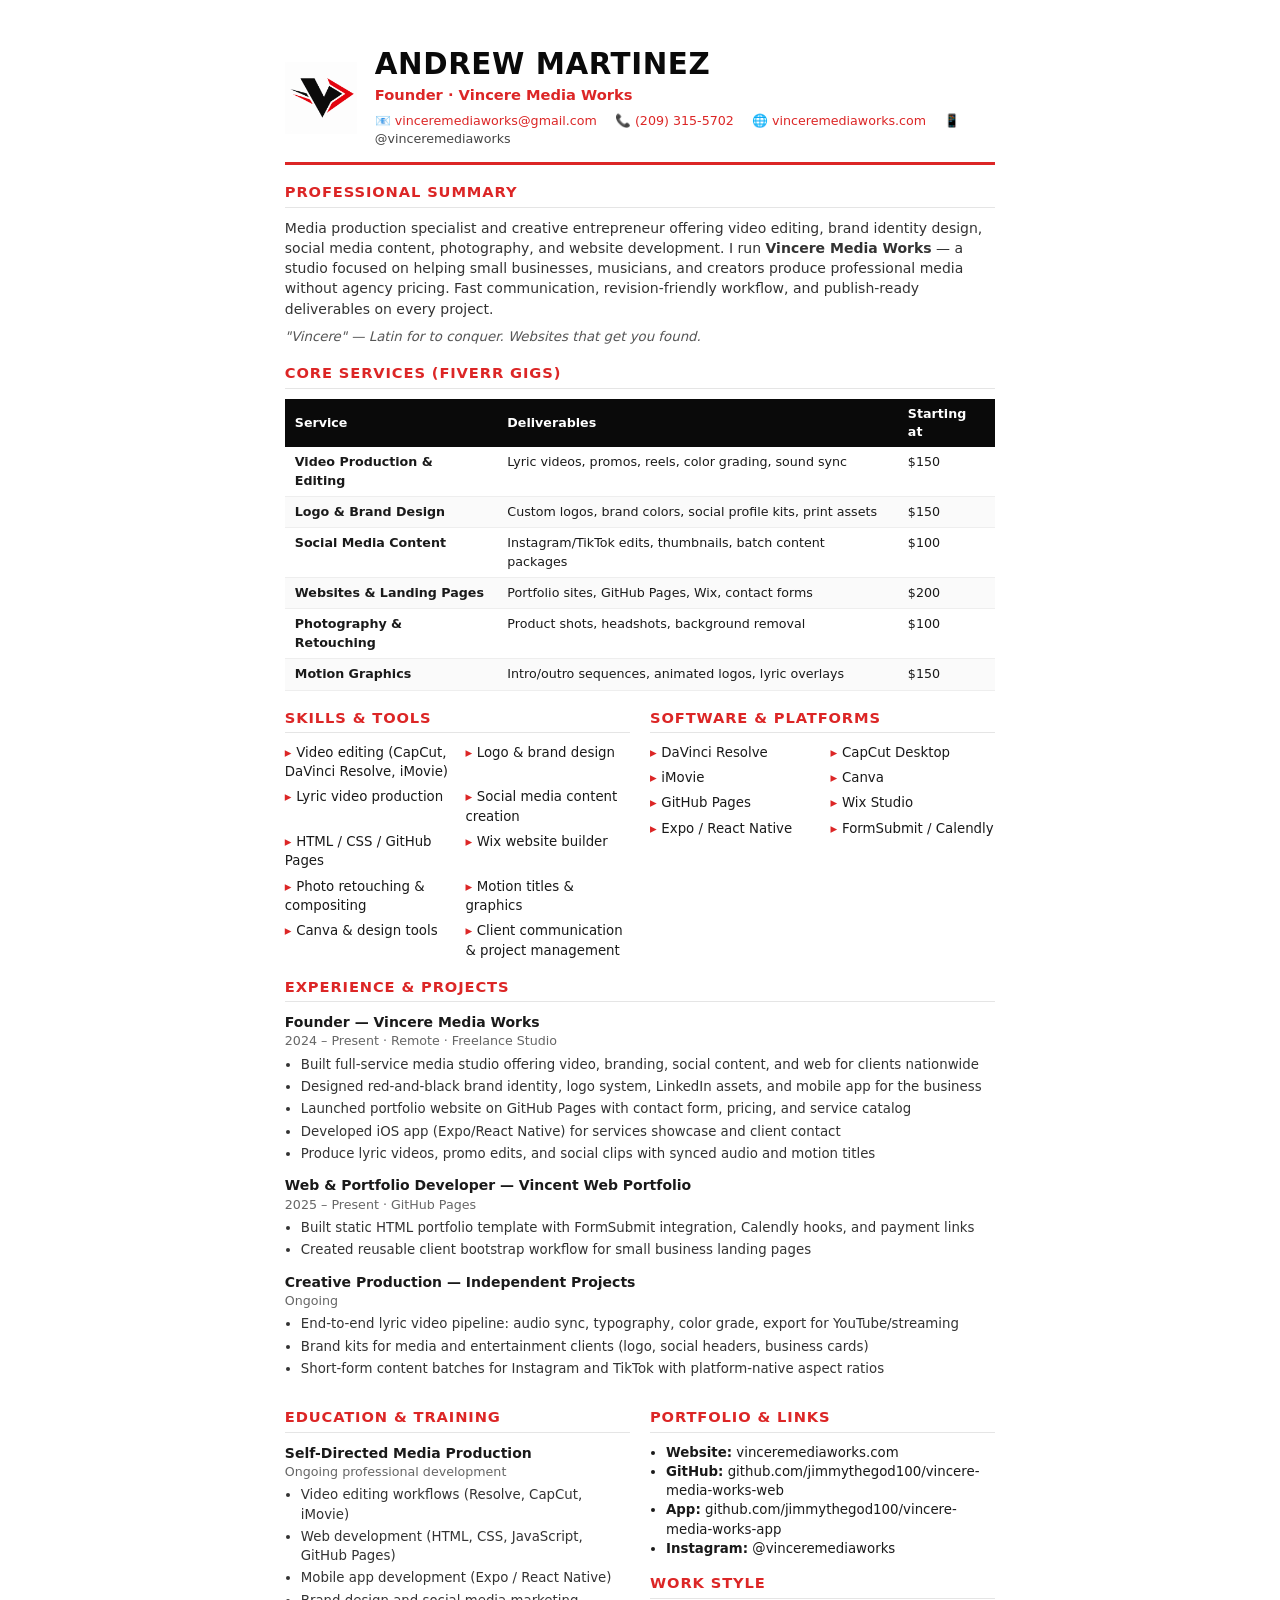
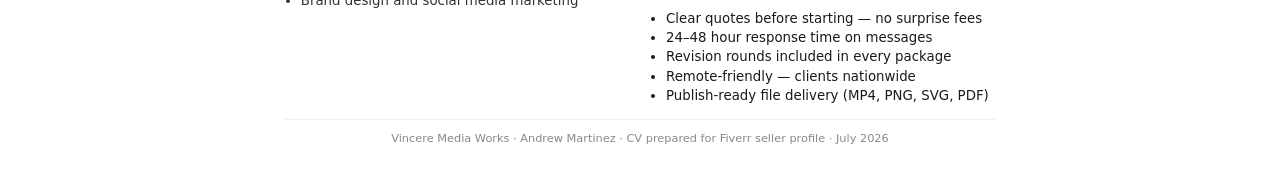
<file: cv/vincere-media-works-cv.html>
<!DOCTYPE html>
<html lang="en">
<head>
  <meta charset="UTF-8">
  <title>Andrew Martinez — Vincere Media Works CV</title>
  <style>
    @page { size: letter; margin: 0.55in 0.6in; }
    * { box-sizing: border-box; margin: 0; padding: 0; }
    body {
      font-family: 'Segoe UI', system-ui, -apple-system, sans-serif;
      font-size: 10.5pt;
      line-height: 1.45;
      color: #1a1a1a;
      max-width: 8.5in;
      margin: 0 auto;
      padding: 0.5in 0.55in;
    }
    .header {
      display: flex;
      align-items: center;
      gap: 18px;
      padding-bottom: 14px;
      border-bottom: 3px solid #dc2626;
      margin-bottom: 16px;
    }
    .header img { width: 72px; height: 72px; object-fit: contain; }
    .header-text h1 {
      font-size: 22pt;
      font-weight: 800;
      letter-spacing: 0.02em;
      text-transform: uppercase;
      color: #0a0a0a;
      line-height: 1.1;
    }
    .header-text .subtitle {
      font-size: 11pt;
      color: #dc2626;
      font-weight: 700;
      margin-top: 4px;
    }
    .contact {
      margin-top: 6px;
      font-size: 9.5pt;
      color: #444;
    }
    .contact a { color: #dc2626; text-decoration: none; }
    .contact span { margin-right: 14px; }
    h2 {
      font-size: 11pt;
      font-weight: 800;
      text-transform: uppercase;
      letter-spacing: 0.06em;
      color: #dc2626;
      border-bottom: 1px solid #e5e5e5;
      padding-bottom: 4px;
      margin: 16px 0 10px;
    }
    .summary { color: #333; margin-bottom: 4px; }
    .two-col { display: grid; grid-template-columns: 1fr 1fr; gap: 20px; }
    .skills-grid {
      display: grid;
      grid-template-columns: 1fr 1fr;
      gap: 6px 16px;
      font-size: 10pt;
    }
    .skill-item::before { content: "▸ "; color: #dc2626; font-weight: 700; }
    .job { margin-bottom: 12px; }
    .job-title { font-weight: 700; font-size: 10.5pt; }
    .job-meta { font-size: 9.5pt; color: #666; margin-bottom: 4px; }
    .job ul { margin-left: 16px; margin-top: 4px; }
    .job li { margin-bottom: 3px; color: #333; font-size: 10pt; }
    .pricing-table {
      width: 100%;
      border-collapse: collapse;
      font-size: 9.5pt;
      margin-top: 6px;
    }
    .pricing-table th {
      background: #0a0a0a;
      color: #fff;
      text-align: left;
      padding: 6px 10px;
      font-weight: 700;
    }
    .pricing-table td {
      padding: 6px 10px;
      border-bottom: 1px solid #eee;
      vertical-align: top;
    }
    .pricing-table tr:nth-child(even) td { background: #fafafa; }
    .tagline {
      font-style: italic;
      color: #555;
      font-size: 10pt;
      margin-top: 8px;
    }
    .footer-note {
      margin-top: 14px;
      padding-top: 10px;
      border-top: 1px solid #eee;
      font-size: 8.5pt;
      color: #888;
      text-align: center;
    }
  </style>
</head>
<body>

  <header class="header">
    <img src="logo-icon.png" alt="Vincere Media Works">
    <div class="header-text">
      <h1>Andrew Martinez</h1>
      <p class="subtitle">Founder · Vincere Media Works</p>
      <p class="contact">
        <span>📧 <a href="mailto:vinceremediaworks@gmail.com">vinceremediaworks@gmail.com</a></span>
        <span>📞 <a href="tel:+12093155702">(209) 315-5702</a></span>
        <span>🌐 <a href="https://vinceremediaworks.com/">vinceremediaworks.com</a></span>
        <span>📱 @vinceremediaworks</span>
      </p>
    </div>
  </header>

  <section>
    <h2>Professional Summary</h2>
    <p class="summary">
      Media production specialist and creative entrepreneur offering video editing, brand identity design, social media content, photography, and website development. I run <strong>Vincere Media Works</strong> — a studio focused on helping small businesses, musicians, and creators produce professional media without agency pricing. Fast communication, revision-friendly workflow, and publish-ready deliverables on every project.
    </p>
    <p class="tagline">"Vincere" — Latin for to conquer. Websites that get you found.</p>
  </section>

  <section>
    <h2>Core Services (Fiverr Gigs)</h2>
    <table class="pricing-table">
      <thead>
        <tr><th>Service</th><th>Deliverables</th><th>Starting at</th></tr>
      </thead>
      <tbody>
        <tr>
          <td><strong>Video Production &amp; Editing</strong></td>
          <td>Lyric videos, promos, reels, color grading, sound sync</td>
          <td>$150</td>
        </tr>
        <tr>
          <td><strong>Logo &amp; Brand Design</strong></td>
          <td>Custom logos, brand colors, social profile kits, print assets</td>
          <td>$150</td>
        </tr>
        <tr>
          <td><strong>Social Media Content</strong></td>
          <td>Instagram/TikTok edits, thumbnails, batch content packages</td>
          <td>$100</td>
        </tr>
        <tr>
          <td><strong>Websites &amp; Landing Pages</strong></td>
          <td>Portfolio sites, GitHub Pages, Wix, contact forms</td>
          <td>$200</td>
        </tr>
        <tr>
          <td><strong>Photography &amp; Retouching</strong></td>
          <td>Product shots, headshots, background removal</td>
          <td>$100</td>
        </tr>
        <tr>
          <td><strong>Motion Graphics</strong></td>
          <td>Intro/outro sequences, animated logos, lyric overlays</td>
          <td>$150</td>
        </tr>
      </tbody>
    </table>
  </section>

  <div class="two-col">
    <section>
      <h2>Skills &amp; Tools</h2>
      <div class="skills-grid">
        <div class="skill-item">Video editing (CapCut, DaVinci Resolve, iMovie)</div>
        <div class="skill-item">Logo &amp; brand design</div>
        <div class="skill-item">Lyric video production</div>
        <div class="skill-item">Social media content creation</div>
        <div class="skill-item">HTML / CSS / GitHub Pages</div>
        <div class="skill-item">Wix website builder</div>
        <div class="skill-item">Photo retouching &amp; compositing</div>
        <div class="skill-item">Motion titles &amp; graphics</div>
        <div class="skill-item">Canva &amp; design tools</div>
        <div class="skill-item">Client communication &amp; project management</div>
      </div>
    </section>

    <section>
      <h2>Software &amp; Platforms</h2>
      <div class="skills-grid">
        <div class="skill-item">DaVinci Resolve</div>
        <div class="skill-item">CapCut Desktop</div>
        <div class="skill-item">iMovie</div>
        <div class="skill-item">Canva</div>
        <div class="skill-item">GitHub Pages</div>
        <div class="skill-item">Wix Studio</div>
        <div class="skill-item">Expo / React Native</div>
        <div class="skill-item">FormSubmit / Calendly</div>
      </div>
    </section>
  </div>

  <section>
    <h2>Experience &amp; Projects</h2>

    <div class="job">
      <p class="job-title">Founder — Vincere Media Works</p>
      <p class="job-meta">2024 – Present · Remote · Freelance Studio</p>
      <ul>
        <li>Built full-service media studio offering video, branding, social content, and web for clients nationwide</li>
        <li>Designed red-and-black brand identity, logo system, LinkedIn assets, and mobile app for the business</li>
        <li>Launched portfolio website on GitHub Pages with contact form, pricing, and service catalog</li>
        <li>Developed iOS app (Expo/React Native) for services showcase and client contact</li>
        <li>Produce lyric videos, promo edits, and social clips with synced audio and motion titles</li>
      </ul>
    </div>

    <div class="job">
      <p class="job-title">Web &amp; Portfolio Developer — Vincent Web Portfolio</p>
      <p class="job-meta">2025 – Present · GitHub Pages</p>
      <ul>
        <li>Built static HTML portfolio template with FormSubmit integration, Calendly hooks, and payment links</li>
        <li>Created reusable client bootstrap workflow for small business landing pages</li>
      </ul>
    </div>

    <div class="job">
      <p class="job-title">Creative Production — Independent Projects</p>
      <p class="job-meta">Ongoing</p>
      <ul>
        <li>End-to-end lyric video pipeline: audio sync, typography, color grade, export for YouTube/streaming</li>
        <li>Brand kits for media and entertainment clients (logo, social headers, business cards)</li>
        <li>Short-form content batches for Instagram and TikTok with platform-native aspect ratios</li>
      </ul>
    </div>
  </section>

  <div class="two-col">
    <section>
      <h2>Education &amp; Training</h2>
      <div class="job">
        <p class="job-title">Self-Directed Media Production</p>
        <p class="job-meta">Ongoing professional development</p>
        <ul>
          <li>Video editing workflows (Resolve, CapCut, iMovie)</li>
          <li>Web development (HTML, CSS, JavaScript, GitHub Pages)</li>
          <li>Mobile app development (Expo / React Native)</li>
          <li>Brand design and social media marketing</li>
        </ul>
      </div>
    </section>

    <section>
      <h2>Portfolio &amp; Links</h2>
      <ul style="margin-left: 16px; font-size: 10pt;">
        <li><strong>Website:</strong> vinceremediaworks.com</li>
        <li><strong>GitHub:</strong> github.com/jimmythegod100/vincere-media-works-web</li>
        <li><strong>App:</strong> github.com/jimmythegod100/vincere-media-works-app</li>
        <li><strong>Instagram:</strong> @vinceremediaworks</li>
      </ul>
      <h2 style="margin-top: 14px;">Work Style</h2>
      <ul style="margin-left: 16px; font-size: 10pt;">
        <li>Clear quotes before starting — no surprise fees</li>
        <li>24–48 hour response time on messages</li>
        <li>Revision rounds included in every package</li>
        <li>Remote-friendly — clients nationwide</li>
        <li>Publish-ready file delivery (MP4, PNG, SVG, PDF)</li>
      </ul>
    </section>
  </div>

  <p class="footer-note">
    Vincere Media Works · Andrew Martinez · CV prepared for Fiverr seller profile · July 2026
  </p>

</body>
</html>
</file>
<file: css/style.css>
/* Vincere Media Works — red & black theme */

:root {
  --bg: #0a0a0a;
  --bg-alt: #111111;
  --bg-card: rgba(255, 255, 255, 0.03);
  --bg-card-solid: #161616;
  --bg-card-hover: rgba(255, 255, 255, 0.055);
  --text: #f5f5f5;
  --text-muted: #9ca3af;
  --red: #dc2626;
  --red-bright: #ef4444;
  --accent-color: #dc2626;
  --red-soft: rgba(220, 38, 38, 0.12);
  --red-glow: rgba(220, 38, 38, 0.35);
  --border: rgba(255, 255, 255, 0.08);
  --radius: 12px;
  --radius-lg: 16px;
  --font: 'Plus Jakarta Sans', system-ui, sans-serif;
  --font-display: 'Bebas Neue', 'Arial Narrow', sans-serif;
  --container: 1140px;
  --header-h: 80px;
  --glass-bg: rgba(255, 255, 255, 0.03);
  --glass-border: rgba(255, 255, 255, 0.08);
  --ease: cubic-bezier(0.22, 1, 0.36, 1);
}

*, *::before, *::after {
  box-sizing: border-box;
  margin: 0;
  padding: 0;
}

html {
  scroll-behavior: smooth;
  scroll-padding-top: var(--header-h);
}

body {
  font-family: var(--font);
  background: var(--bg);
  color: var(--text);
  line-height: 1.6;
  -webkit-font-smoothing: antialiased;
}

img { max-width: 100%; display: block; height: auto; }

a { color: inherit; text-decoration: none; }

ul { list-style: none; }

.container {
  width: min(var(--container), 100% - 2.5rem);
  margin-inline: auto;
}

.skip-link {
  position: absolute;
  left: -9999px;
  top: 0;
  background: var(--red);
  color: #fff;
  padding: 0.75rem 1rem;
  z-index: 9999;
}

.skip-link:focus { left: 1rem; top: 1rem; }

.eyebrow {
  font-size: 0.8rem;
  font-weight: 700;
  letter-spacing: 0.12em;
  text-transform: uppercase;
  color: var(--accent-color);
  margin-bottom: 0.75rem;
}

.text-accent { color: var(--accent-color); }

.glass-card {
  background: rgba(22, 22, 22, 0.92);
  border: 1px solid rgba(255, 255, 255, 0.1);
  border-radius: 14px;
  transition: border-color 0.25s ease, box-shadow 0.25s ease, transform 0.25s ease;
}

.glass-card:hover {
  transform: translateY(-3px);
  border-color: rgba(220, 38, 38, 0.35);
  box-shadow: 0 16px 40px rgba(0, 0, 0, 0.4);
  background: rgba(26, 26, 26, 0.98);
}

.section-alt { background: var(--bg-alt); }

.local-badge {
  display: inline-flex;
  align-items: center;
  max-width: 65ch;
  margin: 0 0 1.5rem;
  padding: 0.65rem 0.95rem;
  font-size: 0.85rem;
  font-weight: 600;
  line-height: 1.45;
  color: var(--text);
  background: var(--glass-bg);
  border: 1px solid var(--glass-border);
  border-radius: 999px;
  backdrop-filter: blur(8px);
}

.local-badge-inline {
  display: block;
  margin-bottom: 1.25rem;
  border-radius: var(--radius);
}

.local-badge-footer {
  display: block;
  margin-top: 1rem;
  border-radius: var(--radius);
  max-width: 34rem;
}

h1, h2 {
  font-family: var(--font-display);
  font-weight: 400;
  line-height: 1.05;
  letter-spacing: 0.02em;
  text-transform: uppercase;
}

h1 {
  font-size: clamp(2.8rem, 6vw, 4.5rem);
  margin-bottom: 1.25rem;
}

h2 {
  font-size: clamp(2rem, 4vw, 3rem);
  margin-bottom: 1rem;
}

h3 {
  font-family: var(--font);
  font-weight: 700;
  font-size: 1.15rem;
  line-height: 1.3;
  letter-spacing: -0.01em;
  text-transform: none;
  margin-bottom: 0.5rem;
}

.section {
  padding: 5.5rem 0;
}

.section-header {
  max-width: 640px;
  margin-bottom: 3rem;
}

.section-header p {
  color: var(--text-muted);
  font-size: 1.05rem;
  max-width: 65ch;
}

.section-header.center p {
  margin-inline: auto;
}

.hero-lead,
.contact-info > p,
.impact-card > p:last-child,
.feature-box > p,
.service-card > p,
.work-body p,
.mrr-header p,
.faq-item p,
.footer-brand p {
  max-width: 65ch;
}

.section-header.center {
  text-align: center;
  margin-inline: auto;
}

/* Header */

.site-header {
  position: fixed;
  inset: 0 0 auto;
  z-index: 100;
  height: var(--header-h);
  background: rgba(10, 10, 10, 0.85);
  backdrop-filter: blur(12px);
  border-bottom: 1px solid transparent;
  transition: border-color 0.2s, box-shadow 0.2s;
}

.site-header.scrolled {
  border-color: var(--border);
  box-shadow: 0 8px 32px rgba(0, 0, 0, 0.45);
}

.nav {
  display: flex;
  align-items: center;
  justify-content: space-between;
  height: 100%;
}

.logo img {
  height: 48px;
  width: auto;
}

.nav-toggle {
  display: none;
  flex-direction: column;
  gap: 5px;
  background: none;
  border: none;
  cursor: pointer;
  padding: 0.5rem;
}

.nav-toggle span {
  display: block;
  width: 24px;
  height: 2px;
  background: var(--text);
  transition: transform 0.2s;
}

.nav-links {
  display: flex;
  align-items: center;
  gap: 1.75rem;
}

.nav-links a {
  font-size: 0.9rem;
  font-weight: 500;
  color: var(--text-muted);
  transition: color 0.2s;
}

.nav-links a:hover { color: var(--text); }

.nav-cta {
  background: var(--red) !important;
  color: #fff !important;
  padding: 0.55rem 1.15rem;
  border-radius: 999px;
  font-weight: 600 !important;
}

.nav-cta:hover { background: var(--red-bright) !important; }

/* Buttons */

.btn {
  display: inline-flex;
  align-items: center;
  justify-content: center;
  gap: 0.5rem;
  padding: 0.85rem 1.6rem;
  border-radius: 999px;
  font-weight: 600;
  font-size: 0.95rem;
  border: 2px solid transparent;
  cursor: pointer;
  transition: transform 0.15s, background 0.2s, border-color 0.2s;
}

.btn:hover { transform: translateY(-1px); }

.btn-primary {
  background: var(--red);
  color: #fff;
}

.btn-primary:hover { background: var(--red-bright); }

.btn-ghost {
  background: transparent;
  border-color: var(--border);
  color: var(--text);
}

.btn-ghost:hover {
  border-color: var(--red);
  color: var(--red);
}

/* Hero */

.hero {
  padding: calc(var(--header-h) + 4rem) 0 5rem;
  background:
    radial-gradient(ellipse 80% 60% at 70% 20%, var(--red-soft), transparent),
    var(--bg);
  position: relative;
  overflow: hidden;
}

.hero::before {
  content: '';
  position: absolute;
  inset: 0;
  background: url('../images/icon.png') center / 480px no-repeat;
  opacity: 0.03;
  pointer-events: none;
}

.hero-grid {
  display: grid;
  grid-template-columns: 1fr 1fr;
  gap: 3rem;
  align-items: center;
  position: relative;
}

.hero-lead {
  font-size: 1.1rem;
  color: var(--text-muted);
  max-width: 520px;
  margin-bottom: 2rem;
}

.hero-actions {
  display: flex;
  flex-wrap: wrap;
  gap: 1rem;
  margin-bottom: 2.5rem;
}

.hero-stats {
  display: flex;
  gap: 2rem;
  flex-wrap: wrap;
}

.stat strong {
  display: block;
  font-family: var(--font-display);
  font-size: 1.5rem;
  color: var(--red);
  letter-spacing: 0.05em;
}

.stat span {
  font-size: 0.85rem;
  color: var(--text-muted);
}

.hero-visual {
  position: relative;
  display: flex;
  justify-content: center;
}

.hero-logo-wrap {
  background: var(--glass-bg);
  border: 1px solid var(--glass-border);
  border-radius: var(--radius-lg);
  padding: 2rem;
  box-shadow: 0 24px 64px rgba(0, 0, 0, 0.5);
}

.hero-logo-wrap img {
  max-width: 420px;
  margin: 0 auto;
}

.browser-frame {
  width: min(100%, 560px);
  background: #121212;
  border: 1px solid var(--glass-border);
  border-radius: var(--radius-lg);
  overflow: hidden;
  box-shadow:
    0 28px 70px rgba(0, 0, 0, 0.55),
    0 0 0 1px rgba(255, 255, 255, 0.04);
}

.browser-chrome {
  display: flex;
  align-items: center;
  gap: 0.45rem;
  padding: 0.7rem 0.85rem;
  background: rgba(255, 255, 255, 0.04);
  border-bottom: 1px solid var(--glass-border);
}

.browser-dot {
  width: 10px;
  height: 10px;
  border-radius: 50%;
  background: #3a3a3a;
}

.browser-dot:nth-child(1) { background: #ff5f57; }
.browser-dot:nth-child(2) { background: #febc2e; }
.browser-dot:nth-child(3) { background: #28c840; }

.browser-url {
  margin-left: 0.55rem;
  flex: 1;
  padding: 0.35rem 0.75rem;
  border-radius: 999px;
  background: rgba(0, 0, 0, 0.35);
  border: 1px solid rgba(255, 255, 255, 0.06);
  font-size: 0.72rem;
  color: var(--text-muted);
  letter-spacing: 0.02em;
  white-space: nowrap;
  overflow: hidden;
  text-overflow: ellipsis;
}

.browser-viewport {
  aspect-ratio: 16 / 10;
  background: #0d0d0d;
}

.browser-viewport img {
  width: 100%;
  height: 100%;
  object-fit: cover;
}

.hero-photo {
  width: min(100%, 560px);
  border-radius: var(--radius-lg);
  overflow: hidden;
  border: 1px solid rgba(255, 255, 255, 0.1);
  box-shadow:
    0 28px 70px rgba(0, 0, 0, 0.55),
    0 0 0 1px rgba(220, 38, 38, 0.15);
  background: #111;
}

.hero-photo img {
  width: 100%;
  height: auto;
  display: block;
  aspect-ratio: 3 / 2;
  object-fit: cover;
}

/* Trust bar */

.trust-bar {
  padding: 2rem 0;
  background: var(--bg-alt);
  border-block: 1px solid var(--border);
  text-align: center;
}

.trust-bar p {
  font-size: 0.9rem;
  color: var(--text-muted);
  margin-bottom: 1rem;
}

.trust-logos {
  display: flex;
  flex-wrap: wrap;
  justify-content: center;
  gap: 1.5rem 2.5rem;
}

.trust-logos span {
  font-family: var(--font-display);
  font-size: 1.1rem;
  letter-spacing: 0.08em;
  text-transform: uppercase;
  color: var(--text-muted);
}

/* Services */

.services-grid {
  display: grid;
  grid-template-columns: repeat(auto-fit, minmax(280px, 1fr));
  gap: 1.5rem;
}

.service-card {
  background: var(--glass-bg);
  border: 1px solid var(--glass-border);
  border-radius: var(--radius-lg);
  padding: 2rem;
  transition: border-color 0.28s var(--ease), transform 0.28s var(--ease), background 0.28s var(--ease), box-shadow 0.28s var(--ease);
}

.service-card:hover {
  border-color: rgba(220, 38, 38, 0.35);
  transform: translateY(-4px);
  background: var(--bg-card-hover);
  box-shadow: 0 18px 40px rgba(0, 0, 0, 0.35);
}

.service-icon {
  width: 56px;
  height: 56px;
  margin-bottom: 1.25rem;
  border-radius: 12px;
  background: var(--red-soft);
  display: grid;
  place-items: center;
  font-size: 1.5rem;
}

.service-card p {
  color: var(--text-muted);
  font-size: 0.95rem;
}

.service-card ul {
  margin-top: 1rem;
}

.service-card li {
  font-size: 0.9rem;
  color: var(--text-muted);
  padding: 0.35rem 0;
  padding-left: 1.25rem;
  position: relative;
}

.service-card li::before {
  content: '▸';
  position: absolute;
  left: 0;
  color: var(--red);
}

/* About */

.about-grid {
  display: grid;
  grid-template-columns: 1fr 1.2fr;
  gap: 3rem;
  align-items: center;
}

.about-visual {
  background: var(--bg-card);
  border: 1px solid var(--border);
  border-radius: var(--radius-lg);
  padding: 2.5rem;
  text-align: center;
}

.about-visual img {
  max-width: 280px;
  margin: 0 auto 1.5rem;
}

.about-tagline {
  font-family: var(--font-display);
  font-size: 1.4rem;
  letter-spacing: 0.06em;
  color: var(--red);
}

.about-content p {
  color: var(--text-muted);
  margin-bottom: 1rem;
}

.about-list {
  display: grid;
  grid-template-columns: 1fr 1fr;
  gap: 0.75rem;
  margin-top: 1.5rem;
}

.about-list li {
  font-size: 0.9rem;
  font-weight: 600;
  padding: 0.65rem 1rem;
  background: var(--bg-card);
  border-radius: 8px;
  border-left: 3px solid var(--red);
}

/* Work / portfolio styles */

.work-grid {
  display: grid;
  grid-template-columns: repeat(auto-fit, minmax(300px, 1fr));
  gap: 1.5rem;
}

.work-filters {
  display: flex;
  flex-wrap: wrap;
  justify-content: center;
  gap: 0.65rem;
  margin: 0 auto 2rem;
  max-width: 720px;
}

.filter-btn {
  min-height: 48px;
  padding: 0.65rem 1.1rem;
  border-radius: 999px;
  border: 1px solid var(--glass-border);
  background: var(--glass-bg);
  color: var(--text-muted);
  font: inherit;
  font-size: 0.88rem;
  font-weight: 600;
  cursor: pointer;
  transition: background 0.2s, color 0.2s, border-color 0.2s, transform 0.2s;
}

.filter-btn:hover {
  color: var(--text);
  border-color: rgba(255, 255, 255, 0.18);
  transform: translateY(-1px);
}

.filter-btn.is-active {
  background: var(--red);
  border-color: var(--red);
  color: #fff;
}

.work-card {
  background: var(--glass-bg);
  border: 1px solid var(--glass-border);
  border-radius: var(--radius-lg);
  overflow: hidden;
  transition: border-color 0.28s var(--ease), transform 0.28s var(--ease), opacity 0.28s var(--ease), box-shadow 0.28s var(--ease);
}

.work-card.is-hidden {
  display: none;
}

.work-card:hover {
  border-color: rgba(220, 38, 38, 0.4);
  transform: translateY(-4px);
  box-shadow: 0 18px 40px rgba(0, 0, 0, 0.35);
}

.work-thumb {
  aspect-ratio: 16 / 10;
  background: linear-gradient(145deg, #2a2a2e 0%, #1a1a1d 100%);
  display: grid;
  place-items: center;
  border-bottom: 1px solid var(--border);
  position: relative;
  overflow: hidden;
}

.work-thumb img {
  width: 100%;
  height: 100%;
  object-fit: cover;
  opacity: 1;
  transition: transform 0.35s var(--ease);
}

.work-card:hover .work-thumb img {
  transform: scale(1.03);
}

.work-cta {
  text-align: center;
  margin-top: 2.5rem;
}

.work-thumb::after {
  content: '';
  position: absolute;
  inset: auto 0 0;
  height: 22%;
  pointer-events: none;
  background: linear-gradient(to top, rgba(10, 10, 10, 0.45), transparent);
}

.work-thumb-bright img {
  filter: none;
}

.work-card:hover .work-thumb-bright img {
  filter: none;
}

.work-body { padding: 1.5rem; }

.work-body p {
  color: var(--text-muted);
  font-size: 0.9rem;
}

.work-label {
  display: inline-block;
  font-size: 0.75rem;
  font-weight: 600;
  text-transform: uppercase;
  letter-spacing: 0.08em;
  color: var(--red);
  margin-bottom: 0.5rem;
}

/* Pricing */

.pricing-grid {
  display: grid;
  grid-template-columns: repeat(auto-fit, minmax(280px, 1fr));
  gap: 1.5rem;
}

.price-card {
  background: var(--glass-bg);
  border: 1px solid var(--glass-border);
  border-radius: var(--radius-lg);
  padding: 2rem;
  display: flex;
  flex-direction: column;
  transition: transform 0.28s var(--ease), border-color 0.28s var(--ease), box-shadow 0.28s var(--ease), background 0.28s var(--ease);
}

.price-card:hover {
  transform: translateY(-4px);
  background: var(--bg-card-hover);
}

.price-card.featured {
  border-color: var(--red);
  box-shadow: 0 0 0 1px var(--red), 0 16px 48px var(--red-glow);
}

.price-badge {
  font-size: 0.75rem;
  font-weight: 700;
  text-transform: uppercase;
  letter-spacing: 0.1em;
  color: var(--red);
  margin-bottom: 0.75rem;
}

.price-amount {
  font-family: var(--font-display);
  font-size: 2.5rem;
  margin-bottom: 0.25rem;
}

.price-amount span {
  font-size: 1rem;
  color: var(--text-muted);
  font-family: var(--font);
}

.price-card > p {
  color: var(--text-muted);
  font-size: 0.9rem;
  margin-bottom: 1.5rem;
}

.price-features {
  flex: 1;
  margin-bottom: 1.5rem;
}

.price-features li {
  font-size: 0.9rem;
  color: var(--text-muted);
  padding: 0.45rem 0;
  border-bottom: 1px solid var(--border);
}

.price-features li:last-child { border-bottom: none; }

.pricing-note {
  text-align: center;
  margin-top: 2rem;
  color: var(--text-muted);
  font-size: 0.9rem;
}

/* Local impact */

.impact-grid {
  display: grid;
  grid-template-columns: repeat(3, 1fr);
  gap: 1.5rem;
}

.impact-card {
  padding: 1.75rem 1.5rem;
}

.impact-label {
  font-size: 0.75rem;
  font-weight: 700;
  letter-spacing: 0.1em;
  text-transform: uppercase;
  color: var(--red);
  margin-bottom: 0.65rem;
}

.impact-card h3 {
  font-family: var(--font);
  font-size: 1.15rem;
  font-weight: 700;
  margin-bottom: 0.75rem;
}

.impact-stat {
  font-family: var(--font-display);
  font-size: 1.65rem;
  letter-spacing: 0.02em;
  margin-bottom: 0.85rem;
  color: var(--text);
}

.impact-stat span { color: var(--red); }

.impact-card > p:last-child {
  color: var(--text-muted);
  font-size: 0.95rem;
}

/* High-value add-ons */

.feature-duo {
  display: grid;
  grid-template-columns: 1fr 1fr;
  gap: 1.5rem;
}

.feature-box {
  padding: 2rem;
}

.feature-box h3 {
  font-family: var(--font);
  font-size: 1.25rem;
  margin-bottom: 0.75rem;
}

.feature-box > p {
  color: var(--text-muted);
  margin-bottom: 1rem;
}

.feature-box ul { margin-bottom: 1.25rem; }

.feature-box li {
  font-size: 0.9rem;
  color: var(--text-muted);
  padding: 0.35rem 0 0.35rem 1.25rem;
  position: relative;
}

.feature-box li::before {
  content: '▸';
  position: absolute;
  left: 0;
  color: var(--red);
}

.service-cta {
  display: inline-flex;
  align-items: center;
  min-height: 48px;
  font-weight: 600;
  color: var(--red);
}

.service-cta:hover { color: var(--red-bright); }

.service-kicker {
  font-size: 0.75rem;
  font-weight: 700;
  letter-spacing: 0.1em;
  text-transform: uppercase;
  color: var(--red);
  margin-bottom: 0.65rem;
}

.featured-service {
  border-color: rgba(220, 38, 38, 0.35);
}

/* MRR / monthly care */

.mrr-panel {
  margin-top: 2.5rem;
  padding: 2rem;
  background:
    linear-gradient(135deg, rgba(220, 38, 38, 0.12), transparent 45%),
    var(--bg-card);
  border: 1px solid rgba(220, 38, 38, 0.35);
  border-radius: var(--radius-lg);
}

.mrr-header {
  max-width: 640px;
  margin-bottom: 1.75rem;
}

.mrr-header h3 {
  font-family: var(--font);
  font-size: clamp(1.35rem, 3vw, 1.75rem);
  margin-bottom: 0.5rem;
}

.mrr-header p {
  color: var(--text-muted);
}

.mrr-grid {
  display: grid;
  grid-template-columns: 1fr 1fr;
  gap: 1.25rem;
}

.mrr-card {
  padding: 1.75rem;
  display: flex;
  flex-direction: column;
}

.mrr-card.mrr-featured {
  border-color: var(--red);
  box-shadow: 0 0 0 1px var(--red);
}

.mrr-badge {
  font-size: 0.75rem;
  font-weight: 700;
  letter-spacing: 0.08em;
  text-transform: uppercase;
  color: var(--red);
  margin-bottom: 0.5rem;
}

.mrr-price {
  font-family: var(--font-display);
  font-size: 2.25rem;
  margin-bottom: 1rem;
}

.mrr-price span {
  font-family: var(--font);
  font-size: 1rem;
  color: var(--text-muted);
}

.mrr-card ul {
  flex: 1;
  margin-bottom: 1.25rem;
}

.mrr-card li {
  font-size: 0.9rem;
  color: var(--text-muted);
  padding: 0.4rem 0;
  border-bottom: 1px solid var(--border);
}

.mrr-card li:last-child { border-bottom: none; }

.mrr-card .btn { width: 100%; }

/* Process */

.process-grid {
  list-style: none;
  display: grid;
  grid-template-columns: repeat(4, 1fr);
  gap: 1.25rem;
  counter-reset: none;
}

.process-step {
  padding: 1.5rem;
}

.process-num {
  display: block;
  font-family: var(--font-display);
  font-size: 1.75rem;
  color: var(--red);
  margin-bottom: 0.75rem;
}

.process-step h3 {
  font-family: var(--font);
  font-size: 1.05rem;
  margin-bottom: 0.5rem;
}

.process-step p {
  color: var(--text-muted);
  font-size: 0.9rem;
}

/* Form helpers */

.req { color: var(--red); }

.form-note {
  text-align: center;
  font-size: 0.85rem;
  color: var(--text-muted);
  margin-top: 0.25rem;
}

.honey {
  position: absolute;
  left: -9999px;
  width: 1px;
  height: 1px;
  opacity: 0;
  pointer-events: none;
}

.tap-target {
  min-height: 48px;
  min-width: 48px;
  display: inline-flex;
  align-items: center;
}

.contact-form .tap-target,
.price-card .tap-target,
.mrr-card .tap-target {
  justify-content: center;
}

.contact-form input,
.contact-form select,
.contact-form textarea {
  min-height: 48px;
}

.contact-form select {
  appearance: none;
  background-image: linear-gradient(45deg, transparent 50%, var(--text-muted) 50%),
    linear-gradient(135deg, var(--text-muted) 50%, transparent 50%);
  background-position: calc(100% - 18px) calc(50% - 3px), calc(100% - 12px) calc(50% - 3px);
  background-size: 6px 6px, 6px 6px;
  background-repeat: no-repeat;
  padding-right: 2.5rem;
}

.hero-mockup-wrap img {
  width: 100%;
  max-width: 560px;
  border-radius: var(--radius);
  border: 1px solid var(--border);
  box-shadow: 0 24px 64px rgba(0, 0, 0, 0.45);
}

/* Sticky mobile CTA */

.sticky-cta {
  display: none;
  position: fixed;
  inset: auto 0 0;
  z-index: 120;
  gap: 0.5rem;
  padding: 0.55rem 0.65rem calc(0.55rem + env(safe-area-inset-bottom));
  background: rgba(8, 8, 8, 0.96);
  backdrop-filter: blur(14px);
  -webkit-backdrop-filter: blur(14px);
  border-top: 1px solid rgba(255, 255, 255, 0.1);
}

.sticky-cta a {
  flex: 1;
  justify-content: center;
  text-align: center;
  font-weight: 700;
  font-size: 0.92rem;
  border-radius: 12px;
  padding: 0.8rem 0.5rem;
  min-height: 48px;
}

.sticky-cta-call {
  background: var(--red);
  border: 1px solid var(--red);
  color: #fff;
}

.sticky-cta-call:hover { background: var(--red-bright); }

.sticky-cta-text {
  background: rgba(255, 255, 255, 0.05);
  border: 1px solid rgba(255, 255, 255, 0.14);
  color: var(--text);
}

.ownership-badge {
  margin: 2rem auto 0;
  max-width: 52rem;
  text-align: center;
  padding: 1.1rem 1.35rem;
  border-radius: var(--radius-lg);
  border: 1px solid rgba(220, 38, 38, 0.35);
  background:
    linear-gradient(135deg, rgba(220, 38, 38, 0.12), transparent 55%),
    var(--glass-bg);
  color: var(--text-muted);
  font-size: 0.95rem;
  line-height: 1.55;
}

.ownership-badge strong {
  color: var(--text);
  display: block;
  margin-bottom: 0.25rem;
  font-size: 0.98rem;
}

.btn {
  min-height: 48px;
}

.nav-toggle {
  min-width: 48px;
  min-height: 48px;
  justify-content: center;
  align-items: center;
}

.nav-links a {
  min-height: 48px;
  display: inline-flex;
  align-items: center;
}

.contact-form.glass-card {
  padding: 1.5rem;
}

.contact-form.glass-card:hover {
  transform: none;
}

/* FAQ */

.faq-list {
  max-width: 720px;
  margin-inline: auto;
}

.faq-item {
  border-bottom: 1px solid var(--border);
}

.faq-item summary {
  padding: 1.25rem 0;
  cursor: pointer;
  font-weight: 600;
  list-style: none;
  display: flex;
  justify-content: space-between;
  align-items: center;
  gap: 1rem;
}

.faq-item summary::-webkit-details-marker { display: none; }

.faq-item summary::after {
  content: '+';
  font-size: 1.25rem;
  color: var(--red);
  flex-shrink: 0;
}

.faq-item[open] summary::after { content: '−'; }

.faq-item p {
  padding-bottom: 1.25rem;
  color: var(--text-muted);
  font-size: 0.95rem;
}

/* Contact */

.contact-section {
  background: var(--bg-alt);
  border-top: 1px solid var(--border);
}

.contact-grid {
  display: grid;
  grid-template-columns: 1fr 1fr;
  gap: 3rem;
  align-items: start;
}

.contact-info p {
  color: var(--text-muted);
  margin-bottom: 1.5rem;
}

.contact-detail {
  display: flex;
  align-items: center;
  gap: 0.75rem;
  margin-bottom: 1rem;
  font-weight: 500;
}

.contact-detail img,
.contact-icon {
  width: 40px;
  height: 40px;
  flex-shrink: 0;
}

.contact-icon {
  display: flex;
  align-items: center;
  justify-content: center;
  font-size: 1.25rem;
}

.contact-form {
  display: grid;
  gap: 1rem;
  position: relative;
}

.form-row {
  display: grid;
  grid-template-columns: 1fr 1fr;
  gap: 1rem;
}

.contact-form label {
  display: grid;
  gap: 0.4rem;
  font-size: 0.85rem;
  font-weight: 600;
}

.contact-form input,
.contact-form select,
.contact-form textarea {
  width: 100%;
  padding: 0.75rem 1rem;
  background: var(--bg);
  border: 1px solid var(--border);
  border-radius: 10px;
  color: var(--text);
  font: inherit;
}

.contact-form input:focus,
.contact-form select:focus,
.contact-form textarea:focus {
  outline: none;
  border-color: var(--red);
}

.contact-form textarea { min-height: 120px; resize: vertical; }

.contact-form button { width: 100%; border: none; }

#contact-social,
#payment-links {
  display: flex;
  flex-wrap: wrap;
  gap: 0.75rem;
  margin-top: 1rem;
}

#contact-social[hidden],
#payment-links[hidden] { display: none; }

.social-link {
  font-size: 0.85rem;
  font-weight: 600;
  color: var(--red);
  padding: 0.4rem 0.85rem;
  border: 1px solid rgba(220, 38, 38, 0.35);
  border-radius: 999px;
}

.social-link:hover { background: var(--red-soft); }

/* Book / Calendly */

#book[hidden] { display: none; }

#calendly-embed iframe {
  width: 100%;
  min-height: 660px;
  border: none;
  border-radius: var(--radius);
}

/* Footer */

.site-footer {
  padding: 3rem 0 2rem;
  border-top: 1px solid var(--border);
}

.footer-grid {
  display: grid;
  grid-template-columns: 1.5fr 1fr 1fr 1fr;
  gap: 2rem;
  margin-bottom: 2rem;
}

.footer-brand img {
  height: 56px;
  margin-bottom: 1rem;
}

.footer-brand p {
  color: var(--text-muted);
  font-size: 0.9rem;
  max-width: 280px;
}

.footer-col h4 {
  font-family: var(--font);
  font-size: 0.85rem;
  font-weight: 700;
  text-transform: uppercase;
  letter-spacing: 0.08em;
  margin-bottom: 1rem;
  color: var(--red);
}

.footer-col a {
  display: block;
  color: var(--text-muted);
  font-size: 0.9rem;
  padding: 0.3rem 0;
  transition: color 0.2s;
}

.footer-col a:hover { color: var(--text); }

#footer-social {
  display: flex;
  flex-wrap: wrap;
  gap: 0.5rem;
}

#footer-social[hidden] { display: none; }

.footer-bottom {
  display: flex;
  justify-content: space-between;
  align-items: center;
  flex-wrap: wrap;
  gap: 1rem;
  padding-top: 2rem;
  border-top: 1px solid var(--border);
  font-size: 0.85rem;
  color: var(--text-muted);
}

.footer-bottom img {
  height: 32px;
  opacity: 0.7;
}

/* Responsive */

@media (max-width: 900px) {
  .hero-grid,
  .about-grid,
  .contact-grid,
  .footer-grid,
  .impact-grid,
  .feature-duo,
  .mrr-grid,
  .process-grid {
    grid-template-columns: 1fr;
  }

  .hero-visual { order: -1; }

  .hero-logo-wrap img { max-width: 300px; }

  .badge-1, .badge-2 { display: none; }

  .about-list { grid-template-columns: 1fr; }

  .process-grid {
    grid-template-columns: 1fr 1fr;
  }
}

@media (max-width: 767px) {
  .nav-toggle { display: flex; }

  .nav-links {
    position: fixed;
    inset: var(--header-h) 0 auto;
    flex-direction: column;
    background: var(--bg);
    padding: 1.5rem;
    gap: 0.35rem;
    border-bottom: 1px solid var(--border);
    transform: translateY(-120%);
    opacity: 0;
    pointer-events: none;
    transition: transform 0.25s, opacity 0.25s;
  }

  .nav-links.open {
    transform: translateY(0);
    opacity: 1;
    pointer-events: auto;
  }

  .nav-links a {
    width: 100%;
    padding: 0.65rem 0.25rem;
  }

  .form-row { grid-template-columns: 1fr; }

  .section { padding: 4rem 0; }

  .sticky-cta { display: flex; }

  body {
    padding-bottom: calc(4.25rem + env(safe-area-inset-bottom));
  }

  .process-grid { grid-template-columns: 1fr; }

  .impact-grid { gap: 1rem; }

  .local-badge {
    border-radius: var(--radius);
    width: 100%;
  }

  .work-filters {
    justify-content: flex-start;
    overflow-x: auto;
    flex-wrap: nowrap;
    -webkit-overflow-scrolling: touch;
    padding-bottom: 0.25rem;
  }

  .filter-btn { flex: 0 0 auto; }
}

/* Request received / confirmation page */

.confirmation-page {
  min-height: 100vh;
  display: flex;
  flex-direction: column;
  background:
    radial-gradient(ellipse 80% 60% at 50% -10%, var(--red-soft), transparent 55%),
    var(--bg);
}

.confirmation {
  flex: 1;
  display: flex;
  flex-direction: column;
  align-items: center;
  justify-content: center;
  padding: 3rem 1.25rem;
  text-align: center;
}

.confirmation-card {
  width: min(520px, 100%);
  padding: clamp(2rem, 5vw, 3rem);
  background: var(--bg-card);
  border: 1px solid var(--border);
  border-radius: var(--radius-lg);
  box-shadow: 0 24px 64px rgba(0, 0, 0, 0.45);
}

.confirmation-logo {
  width: 88px;
  margin: 0 auto 1.5rem;
  border-radius: 16px;
}

.confirmation-icon {
  width: 64px;
  height: 64px;
  margin: 0 auto 1.25rem;
  color: var(--red);
  filter: drop-shadow(0 0 12px var(--red-glow));
}

.confirmation-icon svg {
  width: 100%;
  height: 100%;
}

.confirmation-eyebrow {
  margin-bottom: 0.5rem;
}

.confirmation-card h1 {
  font-size: clamp(2.4rem, 7vw, 3.2rem);
  margin-bottom: 1rem;
}

.confirmation-lead {
  color: var(--text-muted);
  font-size: 1.05rem;
  line-height: 1.75;
  margin-bottom: 2rem;
}

.confirmation-lead strong {
  color: var(--text);
  font-weight: 600;
}

.confirmation-contact {
  padding: 1.25rem 1rem;
  margin-bottom: 2rem;
  background: var(--bg);
  border: 1px solid var(--border);
  border-radius: var(--radius);
}

.confirmation-contact-label {
  font-size: 0.8rem;
  font-weight: 600;
  letter-spacing: 0.08em;
  text-transform: uppercase;
  color: var(--text-muted);
  margin-bottom: 0.65rem;
}

.confirmation-contact-links {
  display: flex;
  flex-wrap: wrap;
  align-items: center;
  justify-content: center;
  gap: 0.5rem 0.75rem;
  font-weight: 600;
}

.confirmation-contact-links a {
  color: var(--red);
  transition: color 0.2s;
}

.confirmation-contact-links a:hover {
  color: var(--red-bright);
}

.confirmation-divider {
  color: var(--text-muted);
}

.confirmation-actions {
  display: flex;
  flex-wrap: wrap;
  gap: 0.75rem;
  justify-content: center;
}

.confirmation-tagline {
  margin-top: 2rem;
  font-size: 0.85rem;
  font-weight: 600;
  letter-spacing: 0.1em;
  text-transform: uppercase;
  color: var(--text-muted);
}

.legal-footer {
  width: 100%;
  max-width: 720px;
  margin: 2rem auto 0;
  padding: 1.25rem 1.25rem 2rem;
  text-align: center;
  font-size: 0.8rem;
  line-height: 1.5;
  color: var(--text-muted);
}

.legal-footer p {
  margin: 0;
}

@media (max-width: 480px) {
  .confirmation-actions {
    flex-direction: column;
    width: 100%;
  }

  .confirmation-actions .btn {
    width: 100%;
  }

  .confirmation-divider { display: none; }

  .confirmation-contact-links {
    flex-direction: column;
    gap: 0.35rem;
  }
}

.services-grid-core {
  grid-template-columns: repeat(3, 1fr);
}

@media (max-width: 1000px) {
  .services-grid-core {
    grid-template-columns: repeat(2, 1fr);
  }
}

@media (max-width: 640px) {
  .services-grid-core {
    grid-template-columns: 1fr;
  }
}


/* Agency-grade: proof + founder */

.proof-grid {
  display: grid;
  grid-template-columns: 1.4fr 1fr 1fr 1fr;
  gap: 1.25rem;
  align-items: stretch;
}

.proof-card {
  padding: 1.5rem;
}

.proof-card p {
  color: var(--text-muted);
  font-size: 0.95rem;
}

blockquote.proof-card {
  margin: 0;
}

blockquote.proof-card p {
  color: var(--text);
  font-size: 1.05rem;
  line-height: 1.55;
  margin-bottom: 1rem;
}

blockquote.proof-card footer {
  color: var(--text-muted);
  font-size: 0.85rem;
  font-weight: 600;
}

.social-proof-row {
  display: flex;
  flex-wrap: wrap;
  gap: 0.75rem;
  justify-content: center;
  margin-top: 2rem;
}

.social-proof-link {
  padding: 0.75rem 1.25rem;
  border: 1px solid rgba(255,255,255,0.14);
  border-radius: 10px;
  font-weight: 600;
  color: var(--text);
  background: rgba(255,255,255,0.03);
}

.social-proof-link:hover {
  border-color: rgba(220, 38, 38, 0.45);
  color: #fff;
}

.founder-grid {
  display: grid;
  grid-template-columns: 180px 1fr;
  gap: 2.5rem;
  align-items: center;
  max-width: 900px;
  margin-inline: auto;
}

.founder-visual img {
  width: 160px;
  height: 160px;
  border-radius: 20px;
  border: 1px solid rgba(255,255,255,0.12);
  background: #141414;
}

.founder-copy p {
  color: var(--text-muted);
  margin-bottom: 1rem;
  max-width: 65ch;
}

.founder-actions {
  display: flex;
  flex-wrap: wrap;
  gap: 0.75rem;
  margin-top: 1.25rem;
}

.work-grid-curated {
  grid-template-columns: repeat(2, 1fr);
}

.contact-icon:empty {
  width: 10px;
  height: 10px;
  border-radius: 50%;
  background: var(--red);
}

.impact-stat {
  font-size: 1.35rem;
  letter-spacing: 0.01em;
}

@media (max-width: 900px) {
  .proof-grid,
  .founder-grid,
  .work-grid-curated {
    grid-template-columns: 1fr;
  }
}
</file>
